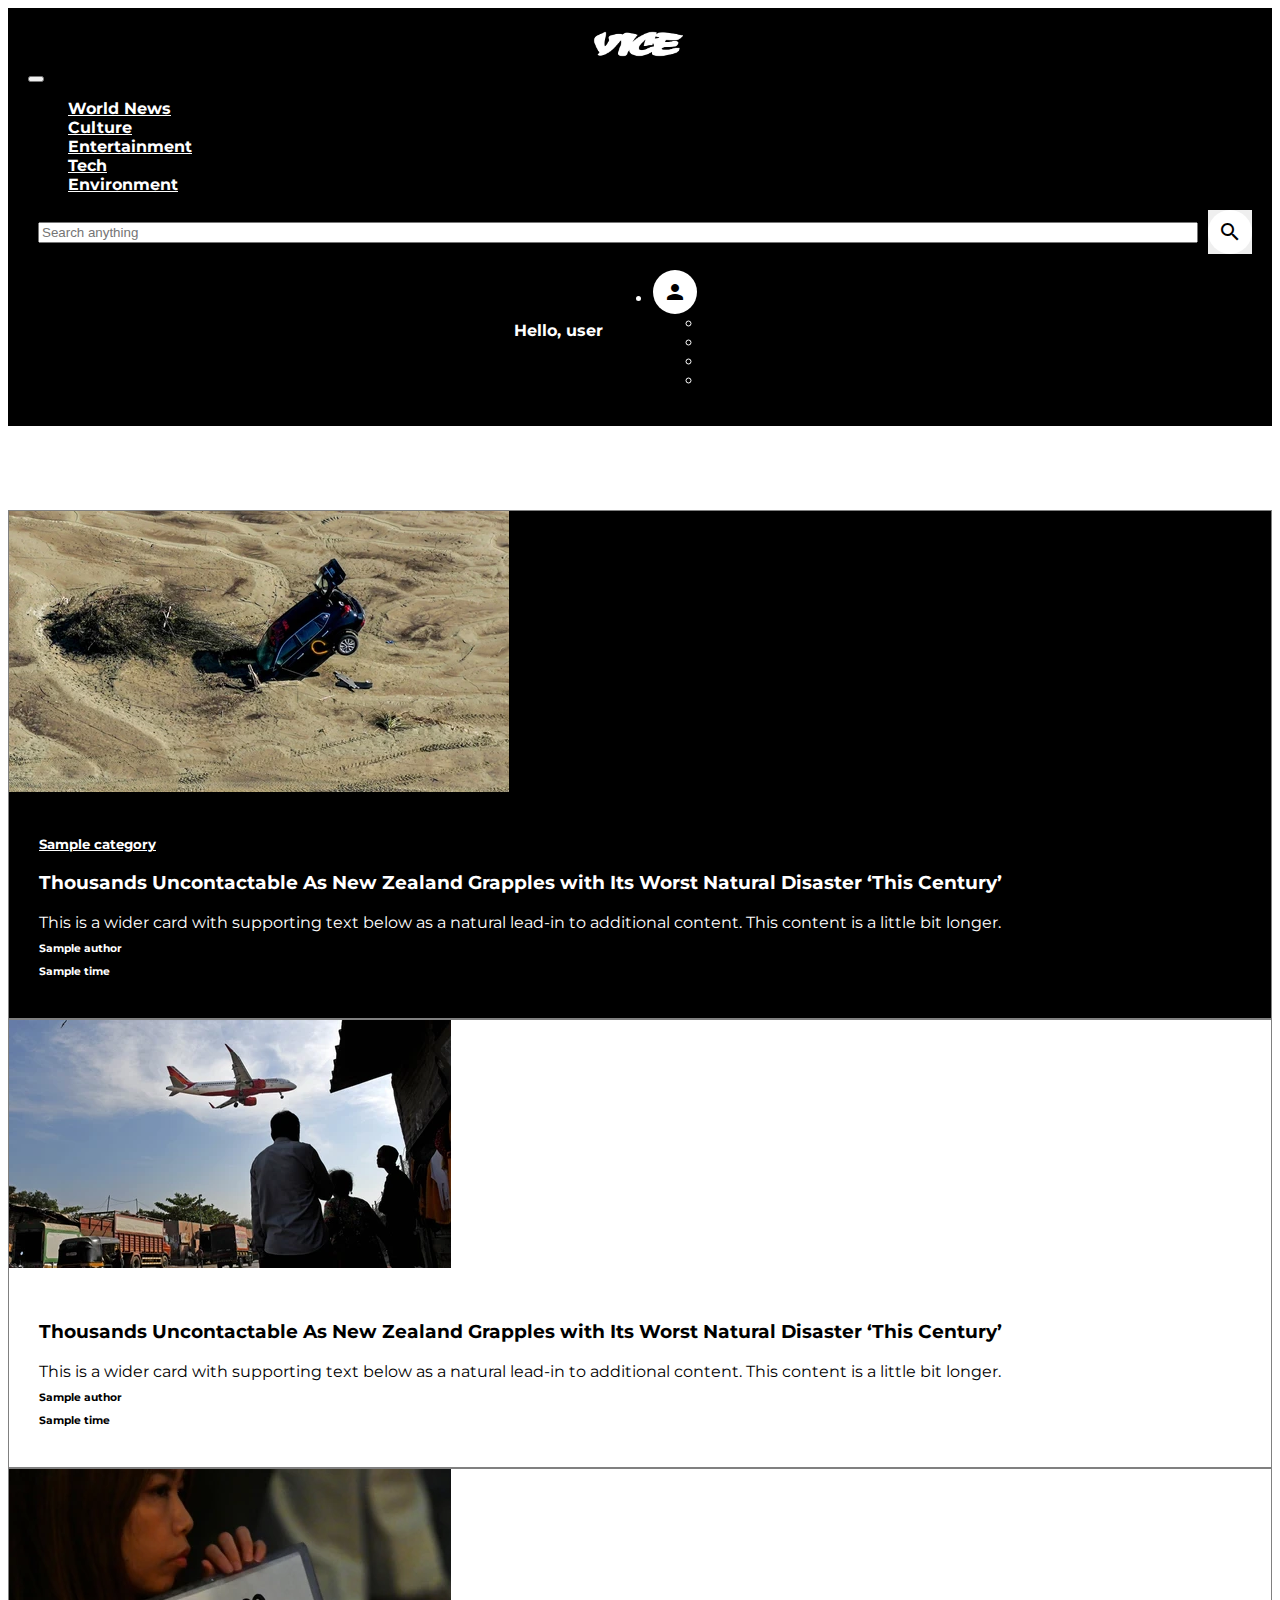
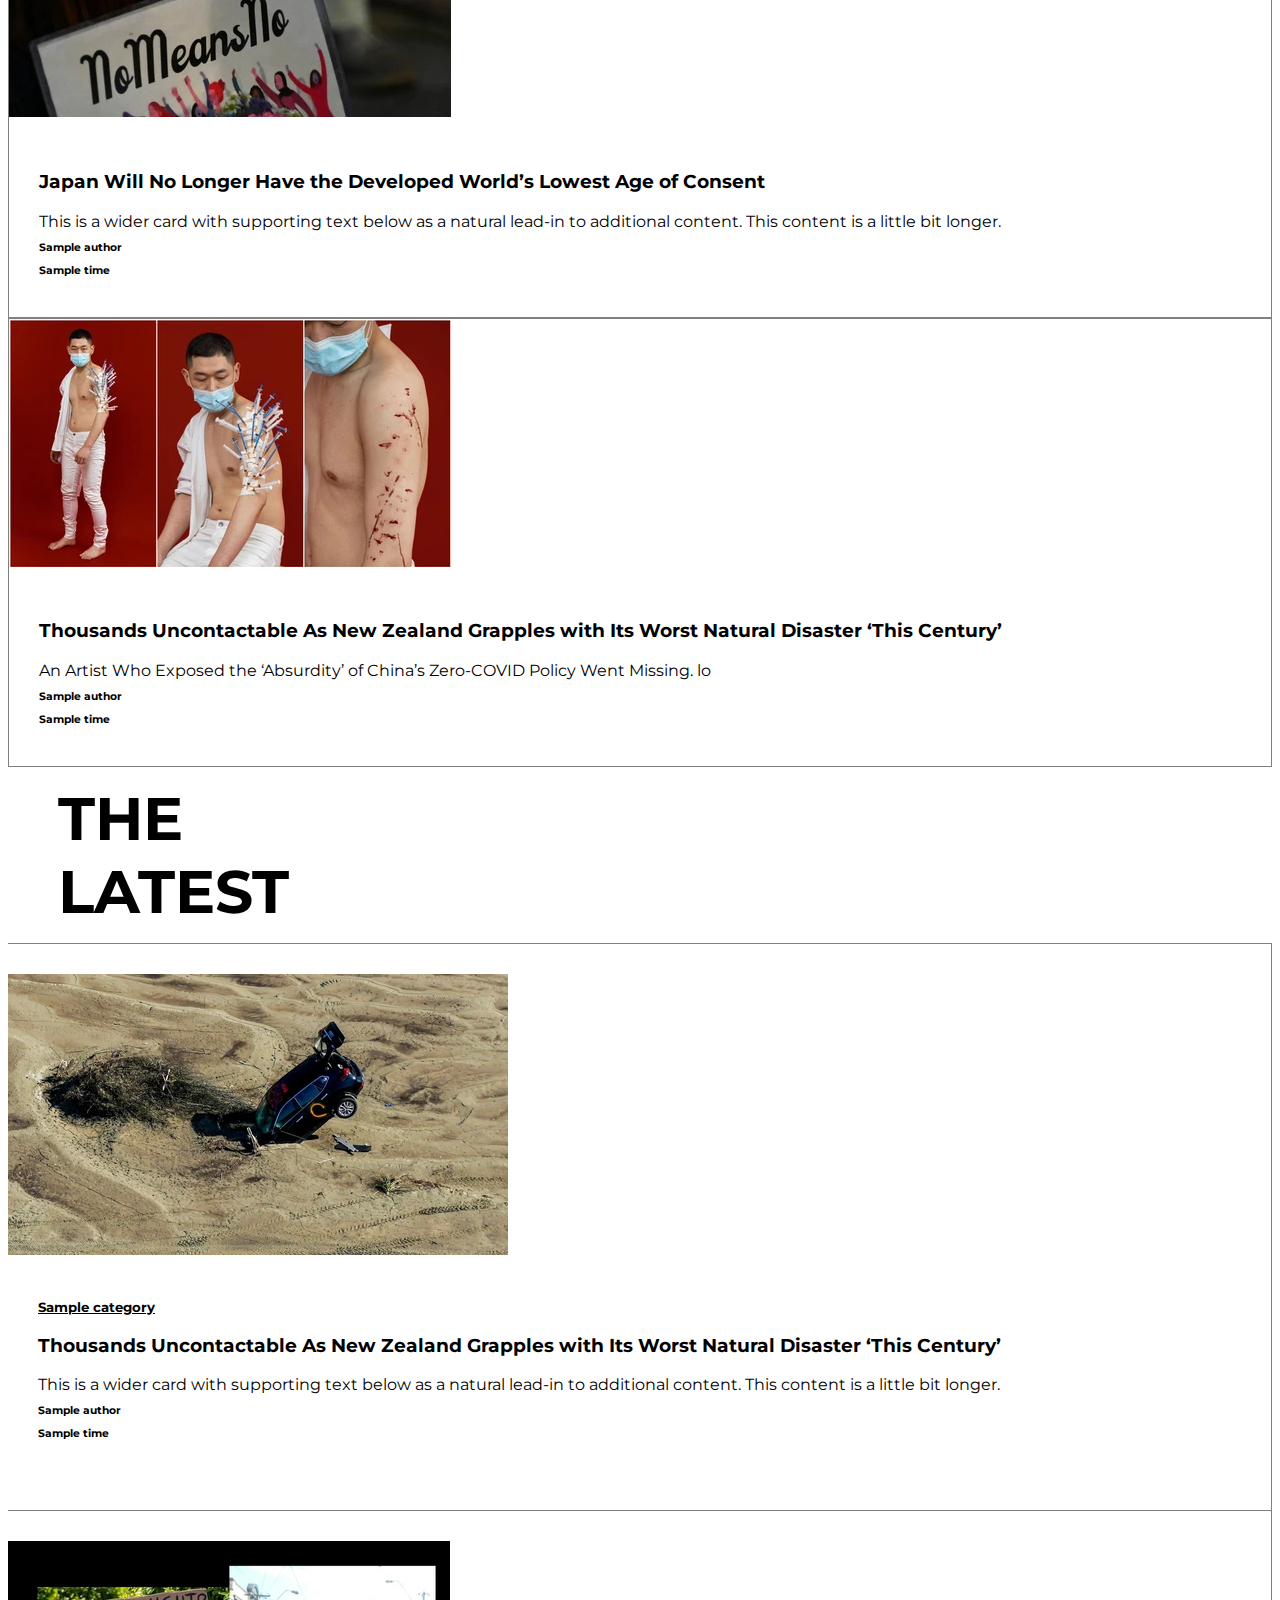
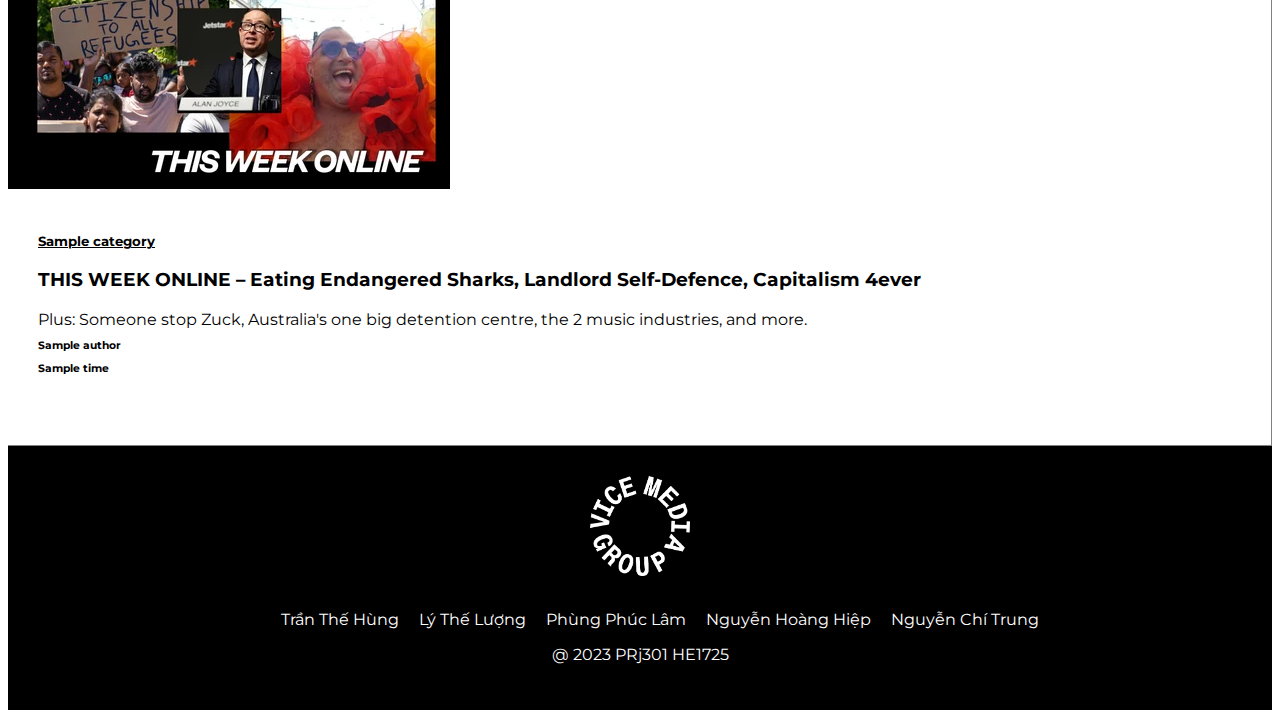
<file: index.html>
<!DOCTYPE html>
<html lang="en">

<head>
    <meta charset="UTF-8">
    <meta http-equiv="X-UA-Compatible" content="IE=edge">
    <meta name="viewport" content="width=device-width, initial-scale=1.0">
    <title>VICE</title>
    <!-- Bootstrap -->
    <link href="https://cdn.jsdelivr.net/npm/bootstrap@5.3.0-alpha1/dist/css/bootstrap.min.css" rel="stylesheet"
        integrity="sha384-GLhlTQ8iRABdZLl6O3oVMWSktQOp6b7In1Zl3/Jr59b6EGGoI1aFkw7cmDA6j6gD" crossorigin="anonymous">
    <!-- Icons -->
    <link rel="stylesheet" href="https://fonts.googleapis.com/icon?family=Material+Icons">
    <!-- CSS -->
    <link rel="stylesheet" href="css/styleGlobal.css">
</head>

<body>
    <!-- NAVBAR -->
    <nav class="navbar navbar-expand-lg fixed-top">
        <div class="container-fluid">
            <!-- NAVBAR -->
            <div class="navbar-logo col-md-1">
                <a class="navbar-brand" href="#">
                    <img style="width: 100px;" src="image/branding/vice logo.png" alt="">
                </a>
            </div>
            <!-- NAVBAR TOOGLER -->
            <button class="navbar-toggler" type="button" data-bs-toggle="collapse" data-bs-target="#navbarNavDropdown"
                aria-controls="navbarNavDropdown" aria-expanded="false" aria-label="Toggle navigation">
                <span class="navbar-toggler-icon"></span>
            </button>
            <!-- NAVBAR CATEGORY -->
            <div class="collapse navbar-collapse col-md-6" id="navbarNavDropdown">
                <ul class="navbar-nav">
                    <div class="nav-item">
                        <a class="nav-link hover-animation-underline" href="">World News</a>
                    </div>
                    <div class="nav-item">
                        <a class="nav-link hover-animation-underline" href="">Culture</a>
                    </div>
                    <div class="nav-item">
                        <a class="nav-link hover-animation-underline" href="">Entertainment</a>
                    </div>
                    <div class="nav-item">
                        <a class="nav-link hover-animation-underline" href="">Tech</a>
                    </div>
                    <div class="nav-item">
                        <a class="nav-link hover-animation-underline" href="">Environment</a>
                    </div>
                </ul>
            </div>
            <!-- NAVBAR SEARCH -->
            <div class="col-md-3 navbar-search">
                <form action="">
                    <input style="width: 100%;" type="text" placeholder="Search anything">
                    <button style="border: 0px;" type="submit" class="rounded-circle nopadding">
                        <i class="material-icons hover-animation-grow">search</i>
                    </button>
                </form>
            </div>

            <!-- NAVBAR PROFILE -->
            <div class="col-md-2 navbar-login navbar-collapse" id="navbarNavDropdown">
                <p class="nopadding">Hello, user</p>
                <ul class="navbar-nav">
                    <li class="nav-item dropdown">
                        <a class="dropdown-toggle" href="#" id="navbarDropdownMenuLink" id="navbar-icon-user"
                            role="button" data-bs-toggle="dropdown" aria-expanded="false">
                            <i class="material-icons hover-animation-grow">person</i>
                        </a>
                        <ul class="dropdown-menu dropdown-menu-end" aria-labelledby="navbarDropdownMenuLink">
                            <!-- cái này thằng nào làm jsp thì phân loại theo kiểu người dùng -->
                            <li><a class="dropdown-item" href="#">Login</a></li>
                            <li><a class="dropdown-item" href>Sign up</a></li>
                            <li><a class="dropdown-item" href>Log out</a></li>
                            <li><a class="dropdown-item" href>Profile</a></li>
                        </ul>
                    </li>
                </ul>
            </div>
        </div>
    </nav>

    <!-- spacer for fixed navbar -->
    <div style="height: 84px;" class="spacer"></div>

    <!-- Hotest News -->
    <!-- 2 row: 1st be full row; 2nd be 3 smaller one -->
    <div class="hotest-news">
        <div class="container-fluid">
            <div style="background-color: black;" class="row card featured-card nopadding">
                <div class="row nopadding">
                    <div class="col-md-8 featured-card-image nopadding">
                        <img class="card-img" src="image/news/New Zealand Grapples.webp" alt="...">
                    </div>
                    <div class="col-md-4 featured-card-content align-self-center nopadding">
                        <div class="card-body">
                            <h5 class="card-subtitle">Sample category</h5>
                            <h3 class="card-title">Thousands Uncontactable As New Zealand Grapples with Its Worst
                                Natural
                                Disaster ‘This Century’</h3>
                            <p class="card-text">This is a wider card with supporting text below as a natural lead-in to
                                additional content. This content is a little bit longer.</p>
                            <h6 class="card-text">Sample author</h6>
                            <h6 class="card-text">Sample time</h6>
                        </div>
                    </div>
                </div>
                <a style="position: absolute; width: 100%; height: 100%;" href="newsInfo.html"></a>
            </div>
            <div class="row card-group nopadding">
                <div class="card">
                    <img src="image/news/airline.webp" class="card-img-top" alt="...">
                    <div class="card-body">
                        <h3 class="card-title">Thousands Uncontactable As New Zealand Grapples with Its Worst Natural
                            Disaster ‘This Century’</h3>
                        <p class="card-text">This is a wider card with supporting text below as a natural lead-in to
                            additional content. This content is a little bit longer.</p>
                        <h6 class="card-text">Sample author</h6>
                        <h6 class="card-text">Sample time</h6>
                    </div>
                </div>
                <div class="card">
                    <img src="image/news/japan.webp" class="card-img-top" alt="...">
                    <div class="card-body">
                        <h3 class="card-title">Japan Will No Longer Have the Developed World’s Lowest Age of Consent
                        </h3>
                        <p class="card-text">This is a wider card with supporting text below as a natural lead-in to
                            additional content. This content is a little bit longer.</p>
                        <h6 class="card-text">Sample author</h6>
                        <h6 class="card-text">Sample time</h6>
                    </div>
                </div>
                <div class="card">
                    <img src="image/news/artist.webp" class="card-img" alt="...">
                    <div class="card-body">
                        <h3 class="card-title">Thousands Uncontactable As New Zealand Grapples with Its Worst Natural
                            Disaster ‘This Century’</h3>
                        <p class="card-text">An Artist Who Exposed the ‘Absurdity’ of China’s Zero-COVID Policy Went
                            Missing. lo</p>
                        <h6 class="card-text">Sample author</h6>
                        <h6 class="card-text">Sample time</h6>
                    </div>
                </div>
            </div>
        </div>
    </div>

    <!-- Title -->
    <div class="latest-title nopadding">
        <h1>THE</h1>
        <h1>LATEST</h1>
    </div>

    <div class="latest-news">
        <div class="container-fluid">
            <div class="row card nopadding">
                <div class="col-md-8 latest-news-body nopadding">
                    <div class="row nopadding">
                        <div class="col-md-6 card-image nopadding">
                            <img class="card-img" src="image/news/New Zealand Grapples.webp" alt="...">
                        </div>
                        <div class="col-md-6 card-content align-self-center nopadding">
                            <div class="card-body">
                                <h5 class="card-subtitle">Sample category</h5>
                                <h3 class="card-title">Thousands Uncontactable As New Zealand Grapples with Its Worst
                                    Natural
                                    Disaster ‘This Century’</h3>
                                <p class="card-text">This is a wider card with supporting text below as a natural
                                    lead-in to
                                    additional content. This content is a little bit longer.</p>
                                <h6 class="card-text">Sample author</h6>
                                <h6 class="card-text">Sample time</h6>
                            </div>
                        </div>
                    </div>
                </div>
                <div class="col-md-4 latest-news-blank nopadding"></div>
            </div>
            <div class="row card nopadding">
                <div class="col-md-8 latest-news-body nopadding">
                    <div class="row nopadding">
                        <div class="col-md-6 card-image nopadding">
                            <img class="card-img" src="image/news/this week online.webp" alt="...">
                        </div>
                        <div class="col-md-6 card-content align-self-center nopadding">
                            <div class="card-body">
                                <h5 class="card-subtitle">Sample category</h5>
                                <h3 class="card-title">THIS WEEK ONLINE – Eating Endangered Sharks, Landlord
                                    Self-Defence, Capitalism 4ever</h3>
                                <p class="card-text">Plus: Someone stop Zuck, Australia's one big detention centre, the
                                    2 music industries, and more.</p>
                                <h6 class="card-text">Sample author</h6>
                                <h6 class="card-text">Sample time</h6>
                            </div>
                        </div>
                    </div>
                </div>
                <div class="col-md-4 latest-news-blank nopadding"></div>
            </div>
        </div>

        <!-- footer -->
        <div class="footer">
            <img class="rotate" style="width: 100px;" src="image/branding/VMG-logo-updated.png" alt="">
            <ul>
                <li>Trần Thế Hùng</li>
                <li>Lý Thế Lượng</li>
                <li>Phùng Phúc Lâm</li>
                <li>Nguyễn Hoàng Hiệp</li>
                <li>Nguyễn Chí Trung</li>
            </ul>
            <p>@ 2023 PRj301 HE1725</p>
        </div>
    </div>

    <!-- Bootstrap script -->
    <script src="https://cdn.jsdelivr.net/npm/bootstrap@5.3.0-alpha1/dist/js/bootstrap.bundle.min.js"
        integrity="sha384-w76AqPfDkMBDXo30jS1Sgez6pr3x5MlQ1ZAGC+nuZB+EYdgRZgiwxhTBTkF7CXvN"
        crossorigin="anonymous"></script>
</body>



</html>
</file>
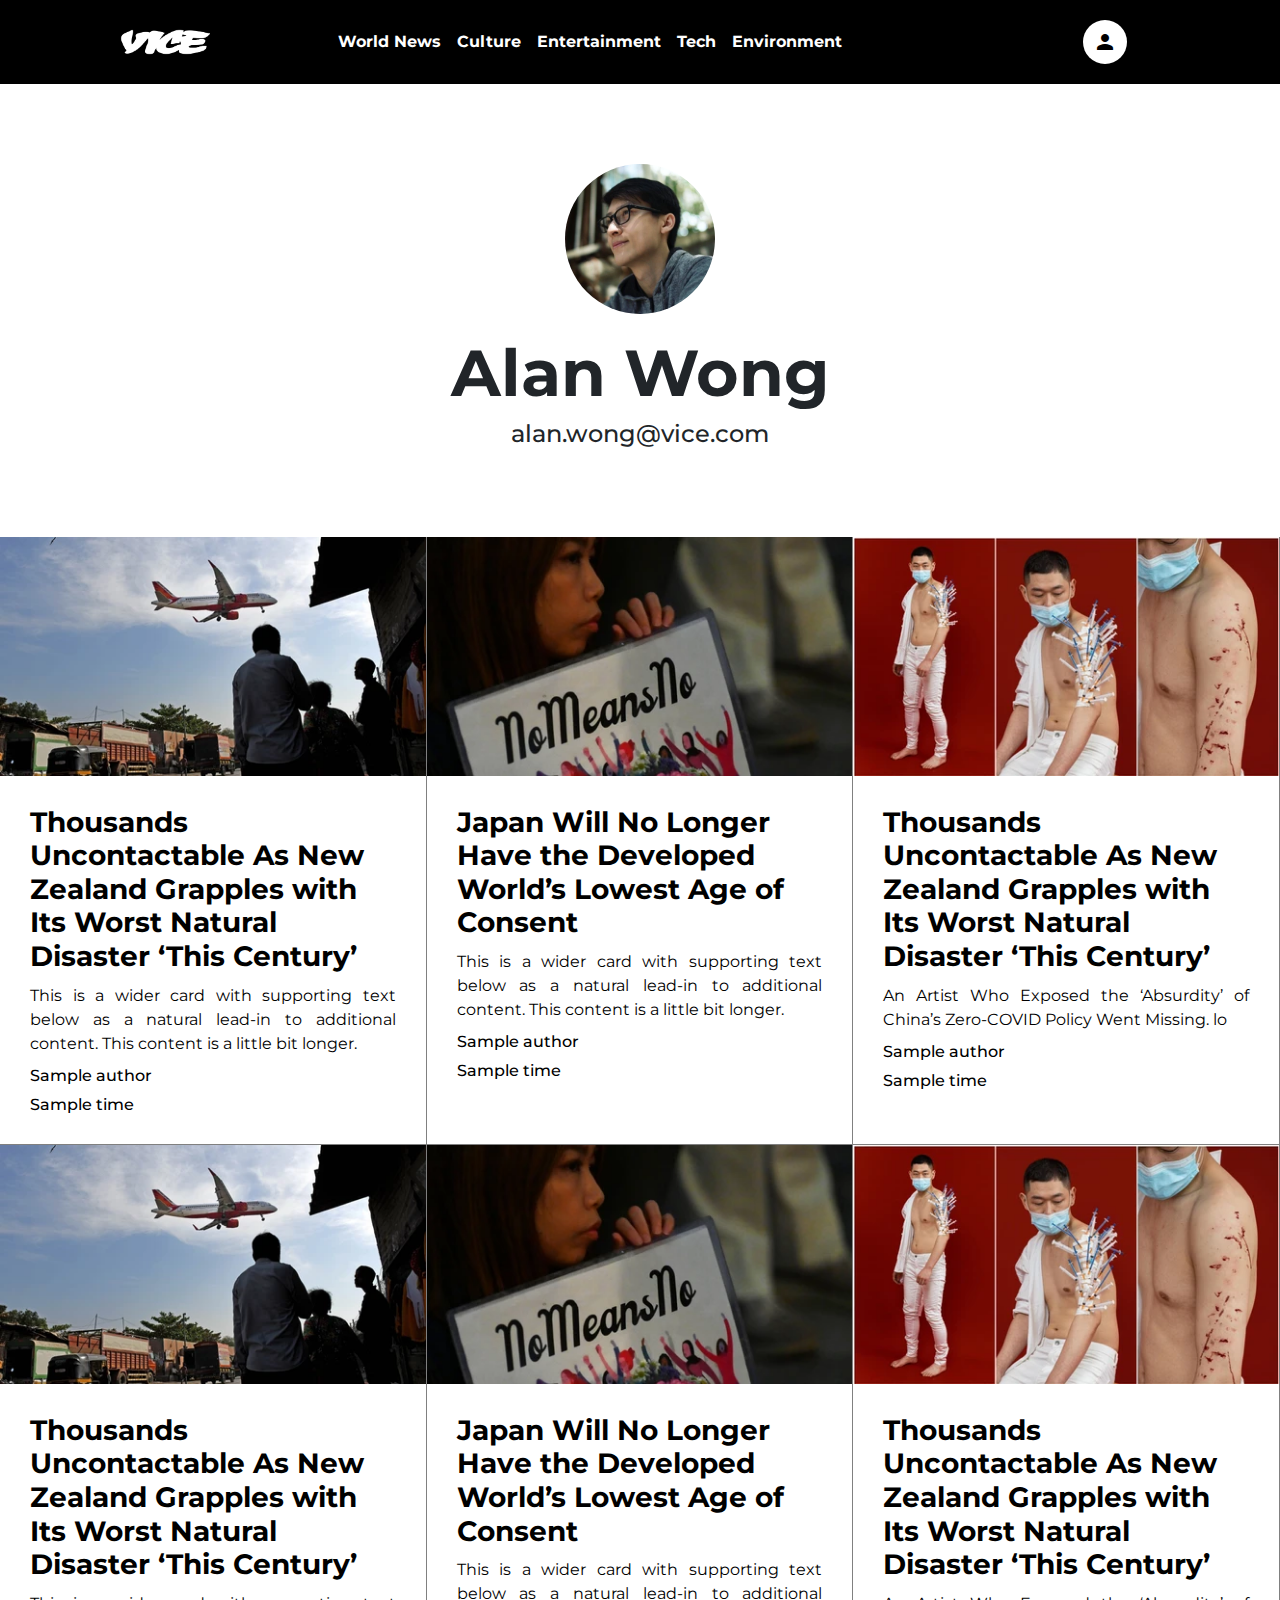
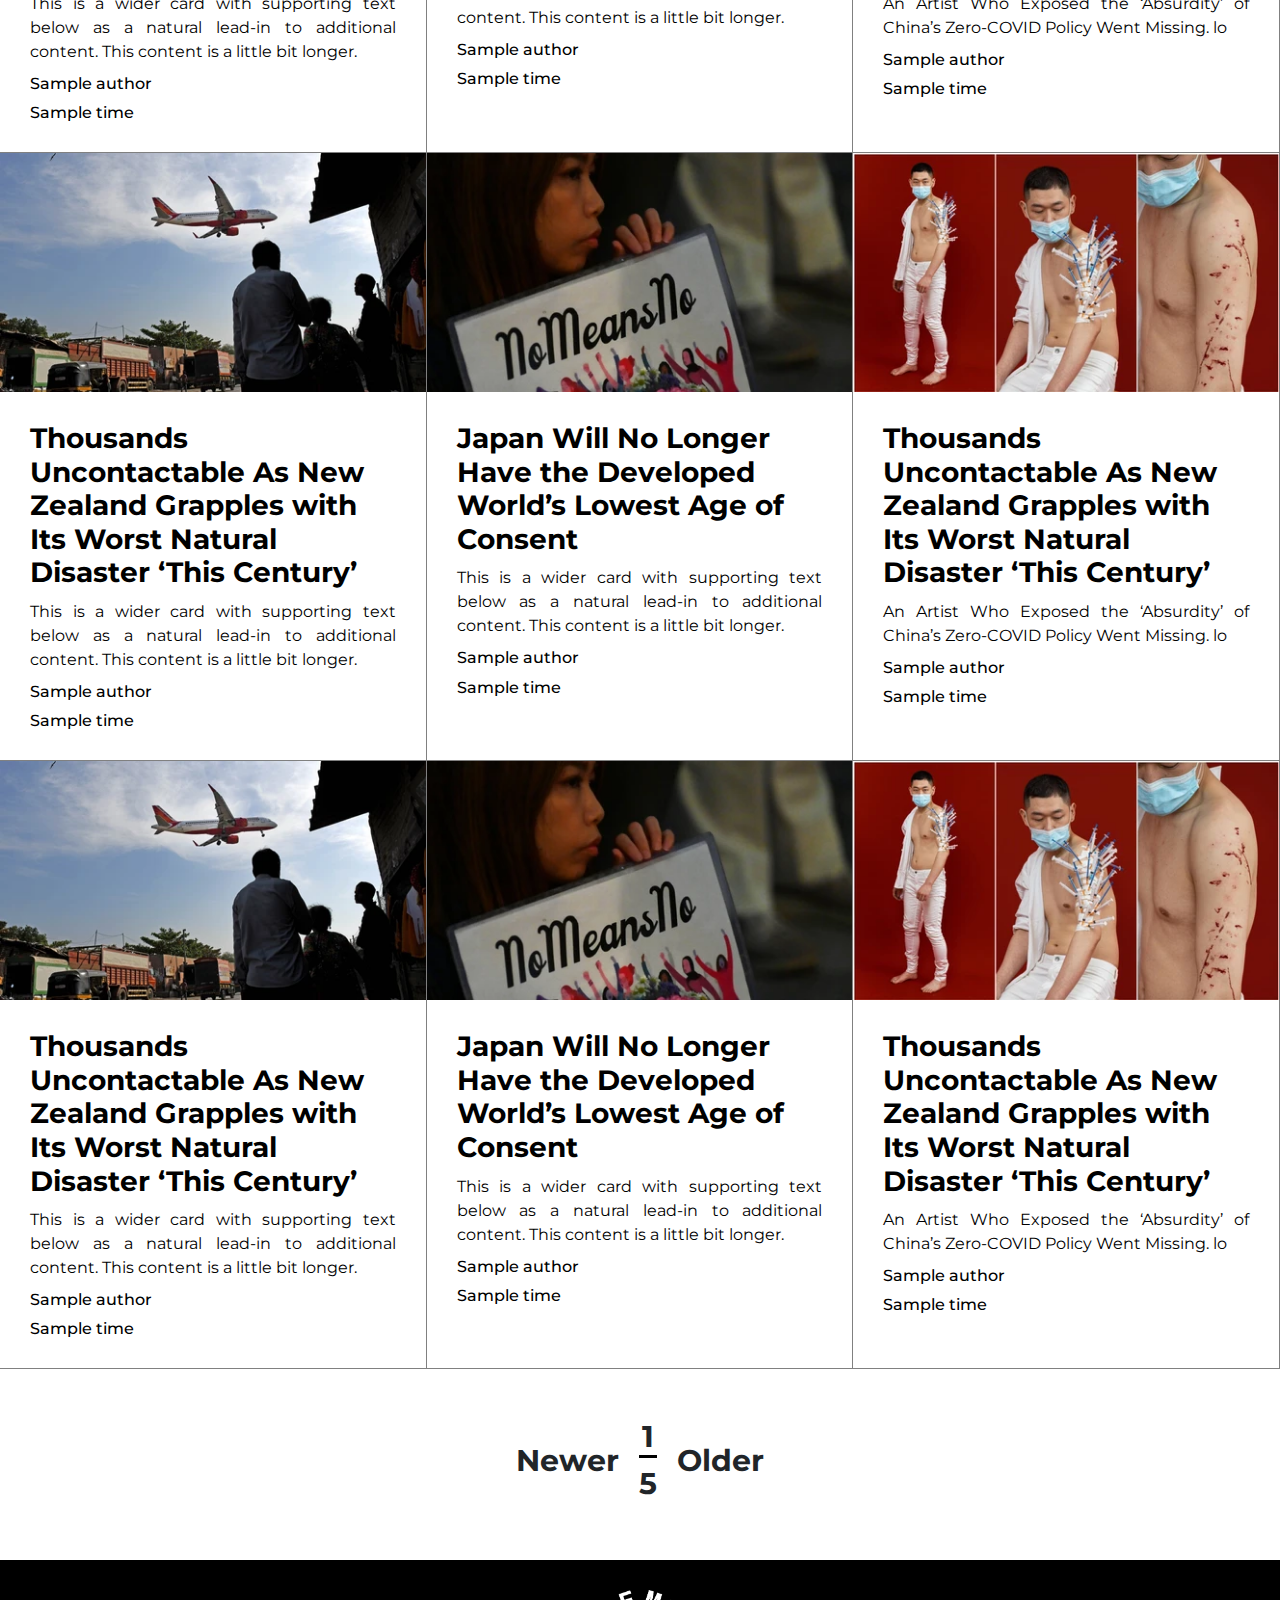
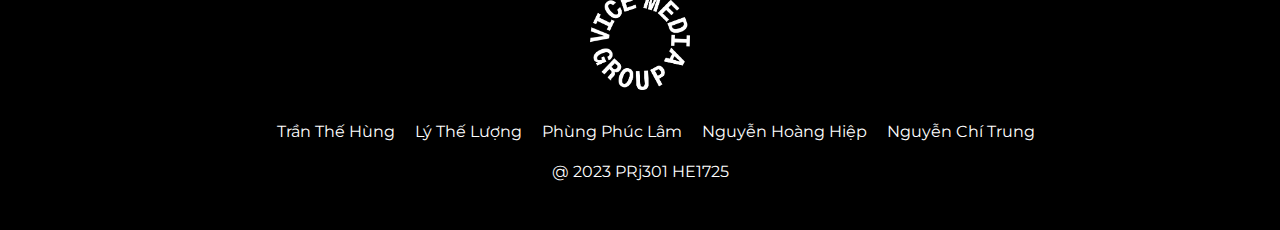
<file: authorInfo.html>
<!DOCTYPE html>
<html lang="en">

<head>
    <meta charset="UTF-8">
    <meta http-equiv="X-UA-Compatible" content="IE=edge">
    <meta name="viewport" content="width=device-width, initial-scale=1.0">
    <title>Category</title>
    <!-- Icons -->
    <link rel="stylesheet" href="https://fonts.googleapis.com/icon?family=Material+Icons">
    <!-- Embed Bootstrap -->
    <link rel="stylesheet" href="bootstrap/css/bootstrap.css">
    <!-- Embed Global CSS -->
    <link rel="stylesheet" href="css/styleGlobal.css">
    <!-- Embed category CSS -->
    <link rel="stylesheet" href="css/styleCategory.css">
    <!-- Embed authorInfo CSS -->
    <link rel="stylesheet" href="css/styleAutherInfo.css">

</head>

<body>
    <!-- NAVBAR -->
    <nav class="navbar navbar-expand-lg fixed-top">
        <div class="container-fluid">
            <!-- NAVBAR -->
            <div class="navbar-logo col-md-3">
                <a class="navbar-brand" href="index.html">
                    <img style="width: 100px;" src="image/branding/vice logo.png" alt="">
                </a>
            </div>
            <!-- NAVBAR TOOGLER -->
            <button class="navbar-toggler" type="button" data-bs-toggle="collapse" data-bs-target="#navbarNavDropdown"
                aria-controls="navbarNavDropdown" aria-expanded="false" aria-label="Toggle navigation">
                <span class="navbar-toggler-icon"></span>
            </button>
            <!-- NAVBAR CATEGORY -->
            <div class="collapse navbar-collapse col-md-6" id="navbarNavDropdown">
                <ul class="navbar-nav">
                    <div class="nav-item">
                        <a class="nav-link hover-animation-underline" href="category.html">World News</a>
                    </div>
                    <div class="nav-item">
                        <a class="nav-link hover-animation-underline" href="">Culture</a>
                    </div>
                    <div class="nav-item">
                        <a class="nav-link hover-animation-underline" href="">Entertainment</a>
                    </div>
                    <div class="nav-item">
                        <a class="nav-link hover-animation-underline" href="">Tech</a>
                    </div>
                    <div class="nav-item">
                        <a class="nav-link hover-animation-underline" href="">Environment</a>
                    </div>
                </ul>
            </div>
            <!-- NAVBAR LOGIN -->
            <div class="navbar-login col-md-3">
                <a href="" id="navbar-icon-user">
                    <i class="material-icons hover-animation-grow">person</i>
                </a>
            </div>
        </div>
    </nav>

    <!-- spacer for fixed navbar -->
    <div style="height: 84px;" class="spacer"></div>

    <!--  -->
    <div class="author-info">
        <div class="author-info-image">
            <img class="rounded-circle" src="image/user/alan wong.webp" alt="">
        </div>
        <div class="author-info-text">
            <h1>Alan Wong</h1>
            <h4>alan.wong@vice.com</h4>
        </div>
    </div>

    <!-- MAIN-CONTENT -->
    <div class="container-fluid">
        <!-- 4 rows of news -->
        <div class="row nopadding">
            <div class="card col-md-4 nopadding">
                <img src="image/news/airline.webp" class="card-img-top" alt="...">
                <div class="card-body">
                    <h3 class="card-title">Thousands Uncontactable As New Zealand Grapples with Its Worst Natural
                        Disaster ‘This Century’</h3>
                    <p class="card-text">This is a wider card with supporting text below as a natural lead-in to
                        additional content. This content is a little bit longer.</p>
                    <h6 class="card-text">Sample author</h6>
                    <h6 class="card-text">Sample time</h6>
                </div>
            </div>
            <div class="card col-md-4 nopadding">
                <img src="image/news/japan.webp" class="card-img-top" alt="...">
                <div class="card-body">
                    <h3 class="card-title">Japan Will No Longer Have the Developed World’s Lowest Age of Consent
                    </h3>
                    <p class="card-text">This is a wider card with supporting text below as a natural lead-in to
                        additional content. This content is a little bit longer.</p>
                    <h6 class="card-text">Sample author</h6>
                    <h6 class="card-text">Sample time</h6>
                </div>
            </div>
            <div class="card col-md-4 nopadding">
                <img src="image/news/artist.webp" class="card-img" alt="...">
                <div class="card-body">
                    <h3 class="card-title">Thousands Uncontactable As New Zealand Grapples with Its Worst Natural
                        Disaster ‘This Century’</h3>
                    <p class="card-text">An Artist Who Exposed the ‘Absurdity’ of China’s Zero-COVID Policy Went
                        Missing. lo</p>
                    <h6 class="card-text">Sample author</h6>
                    <h6 class="card-text">Sample time</h6>
                </div>
            </div>
            <div class="card col-md-4 nopadding">
                <img src="image/news/airline.webp" class="card-img-top" alt="...">
                <div class="card-body">
                    <h3 class="card-title">Thousands Uncontactable As New Zealand Grapples with Its Worst Natural
                        Disaster ‘This Century’</h3>
                    <p class="card-text">This is a wider card with supporting text below as a natural lead-in to
                        additional content. This content is a little bit longer.</p>
                    <h6 class="card-text">Sample author</h6>
                    <h6 class="card-text">Sample time</h6>
                </div>
            </div>
            <div class="card col-md-4 nopadding">
                <img src="image/news/japan.webp" class="card-img-top" alt="...">
                <div class="card-body">
                    <h3 class="card-title">Japan Will No Longer Have the Developed World’s Lowest Age of Consent
                    </h3>
                    <p class="card-text">This is a wider card with supporting text below as a natural lead-in to
                        additional content. This content is a little bit longer.</p>
                    <h6 class="card-text">Sample author</h6>
                    <h6 class="card-text">Sample time</h6>
                </div>
            </div>
            <div class="card col-md-4 nopadding">
                <img src="image/news/artist.webp" class="card-img" alt="...">
                <div class="card-body">
                    <h3 class="card-title">Thousands Uncontactable As New Zealand Grapples with Its Worst Natural
                        Disaster ‘This Century’</h3>
                    <p class="card-text">An Artist Who Exposed the ‘Absurdity’ of China’s Zero-COVID Policy Went
                        Missing. lo</p>
                    <h6 class="card-text">Sample author</h6>
                    <h6 class="card-text">Sample time</h6>
                </div>
            </div>
            <div class="card col-md-4 nopadding">
                <img src="image/news/airline.webp" class="card-img-top" alt="...">
                <div class="card-body">
                    <h3 class="card-title">Thousands Uncontactable As New Zealand Grapples with Its Worst Natural
                        Disaster ‘This Century’</h3>
                    <p class="card-text">This is a wider card with supporting text below as a natural lead-in to
                        additional content. This content is a little bit longer.</p>
                    <h6 class="card-text">Sample author</h6>
                    <h6 class="card-text">Sample time</h6>
                </div>
            </div>
            <div class="card col-md-4 nopadding">
                <img src="image/news/japan.webp" class="card-img-top" alt="...">
                <div class="card-body">
                    <h3 class="card-title">Japan Will No Longer Have the Developed World’s Lowest Age of Consent
                    </h3>
                    <p class="card-text">This is a wider card with supporting text below as a natural lead-in to
                        additional content. This content is a little bit longer.</p>
                    <h6 class="card-text">Sample author</h6>
                    <h6 class="card-text">Sample time</h6>
                </div>
            </div>
            <div class="card col-md-4 nopadding">
                <img src="image/news/artist.webp" class="card-img" alt="...">
                <div class="card-body">
                    <h3 class="card-title">Thousands Uncontactable As New Zealand Grapples with Its Worst Natural
                        Disaster ‘This Century’</h3>
                    <p class="card-text">An Artist Who Exposed the ‘Absurdity’ of China’s Zero-COVID Policy Went
                        Missing. lo</p>
                    <h6 class="card-text">Sample author</h6>
                    <h6 class="card-text">Sample time</h6>
                </div>
            </div>
            <div class="card col-md-4 nopadding">
                <img src="image/news/airline.webp" class="card-img-top" alt="...">
                <div class="card-body">
                    <h3 class="card-title">Thousands Uncontactable As New Zealand Grapples with Its Worst Natural
                        Disaster ‘This Century’</h3>
                    <p class="card-text">This is a wider card with supporting text below as a natural lead-in to
                        additional content. This content is a little bit longer.</p>
                    <h6 class="card-text">Sample author</h6>
                    <h6 class="card-text">Sample time</h6>
                </div>
            </div>
            <div class="card col-md-4 nopadding">
                <img src="image/news/japan.webp" class="card-img-top" alt="...">
                <div class="card-body">
                    <h3 class="card-title">Japan Will No Longer Have the Developed World’s Lowest Age of Consent
                    </h3>
                    <p class="card-text">This is a wider card with supporting text below as a natural lead-in to
                        additional content. This content is a little bit longer.</p>
                    <h6 class="card-text">Sample author</h6>
                    <h6 class="card-text">Sample time</h6>
                </div>
            </div>
            <div class="card col-md-4 nopadding">
                <img src="image/news/artist.webp" class="card-img" alt="...">
                <div class="card-body">
                    <h3 class="card-title">Thousands Uncontactable As New Zealand Grapples with Its Worst Natural
                        Disaster ‘This Century’</h3>
                    <p class="card-text">An Artist Who Exposed the ‘Absurdity’ of China’s Zero-COVID Policy Went
                        Missing. lo</p>
                    <h6 class="card-text">Sample author</h6>
                    <h6 class="card-text">Sample time</h6>
                </div>
            </div>
        </div>
    </div>

    <!-- PAGING NAVIGATOR -->
    <div class="paging-nav">
        <div class="paging-prev">
            <h4>Newer</h4>
        </div>
        <div class="paging-progress">
            <h4>1</h4>
            <h4>5</h4>
        </div>
        <div class="paging-next">
            <h4>Older</h4>
        </div>
    </div>

    <!-- FOOTER -->
    <div class="footer">
        <img class="rotate" style="width: 100px;" src="image/branding/VMG-logo-updated.png" alt="">
        <ul>
            <li>Trần Thế Hùng</li>
            <li>Lý Thế Lượng</li>
            <li>Phùng Phúc Lâm</li>
            <li>Nguyễn Hoàng Hiệp</li>
            <li>Nguyễn Chí Trung</li>
        </ul>
        <p>@ 2023 PRj301 HE1725</p>
    </div>
</body>

</html>
</file>
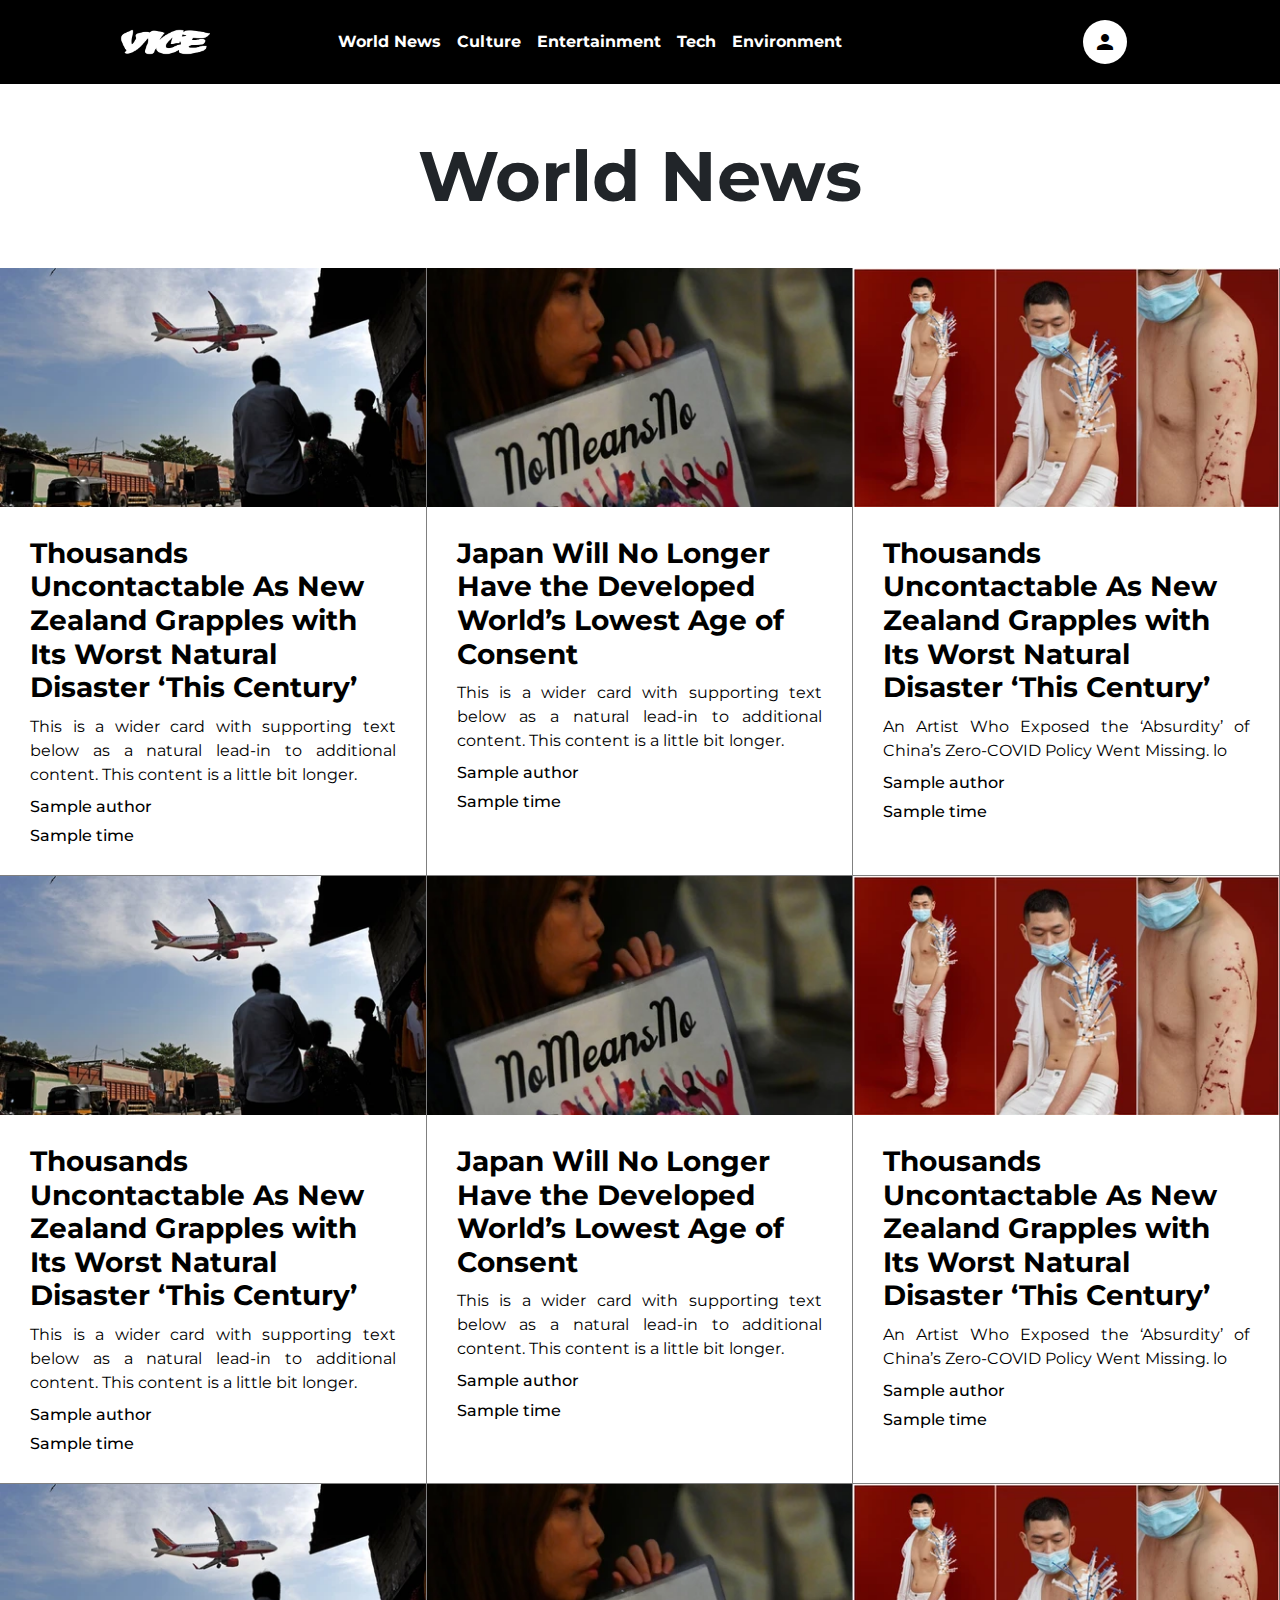
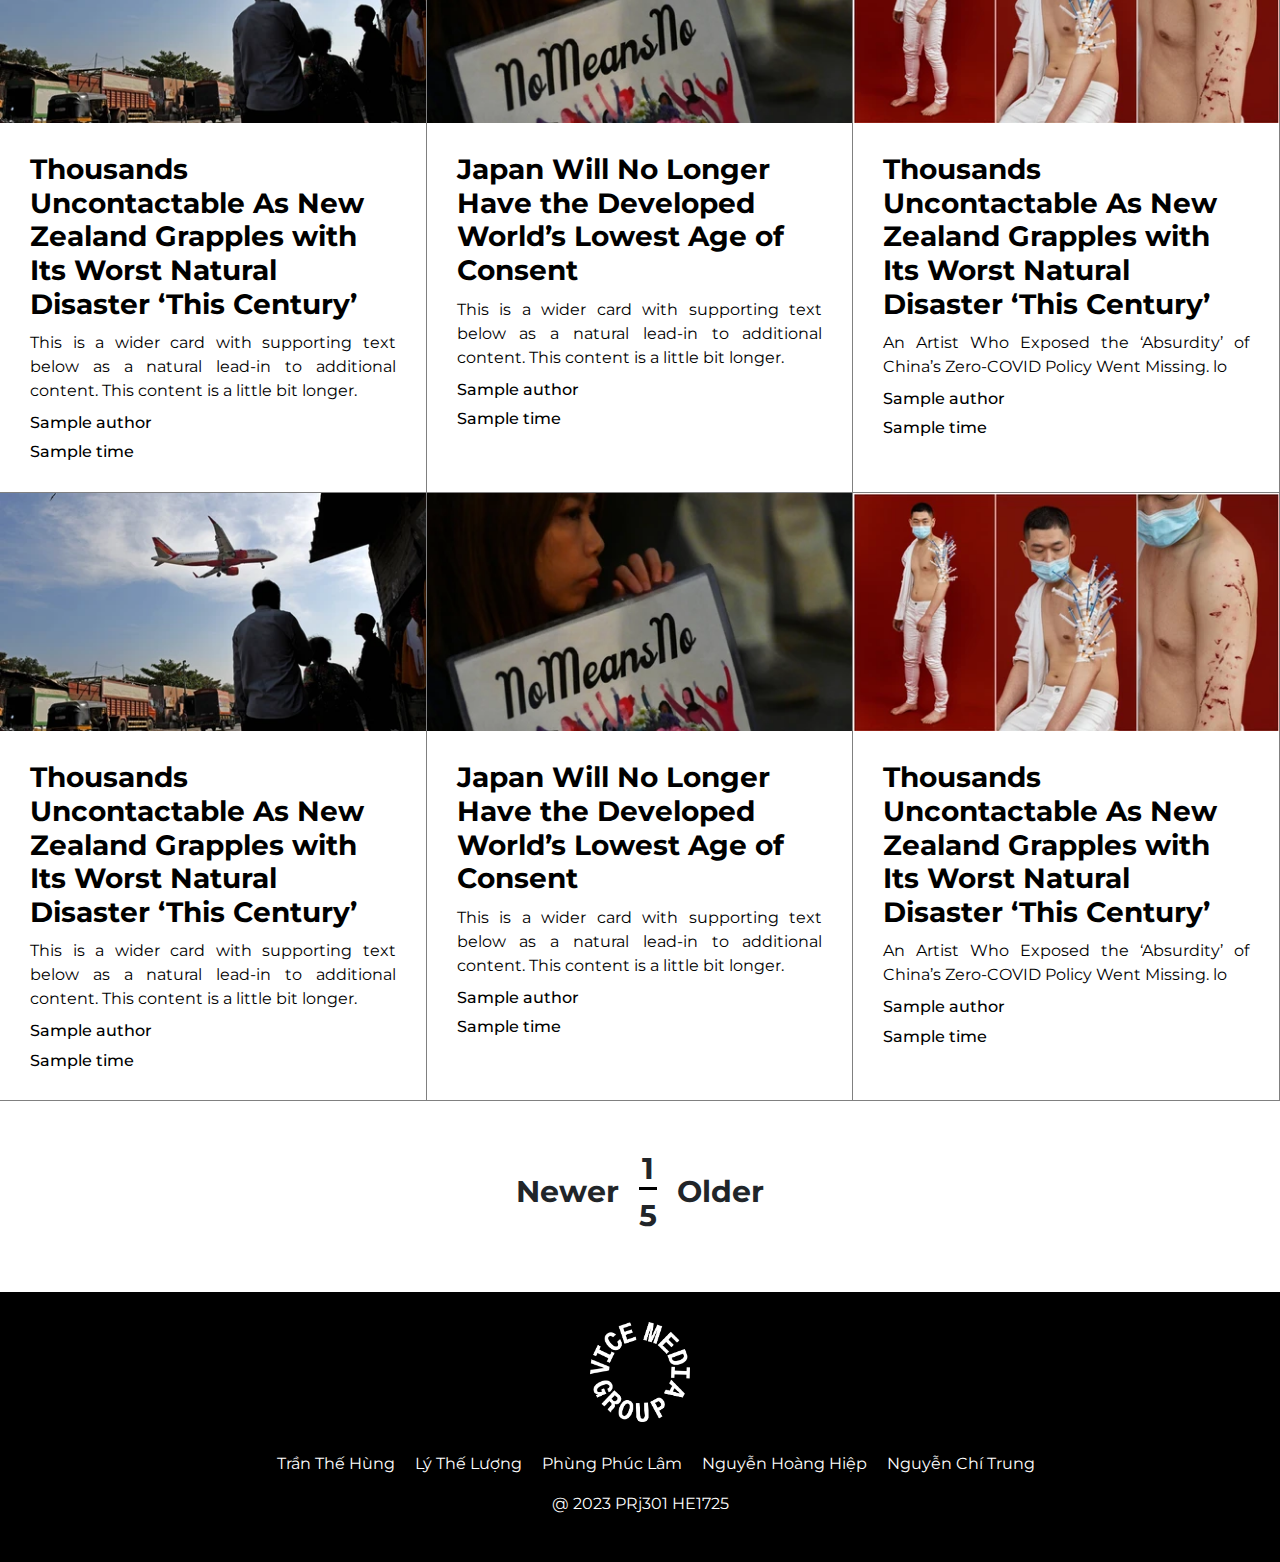
<file: category.html>
<!DOCTYPE html>
<html lang="en">

<head>
    <meta charset="UTF-8">
    <meta http-equiv="X-UA-Compatible" content="IE=edge">
    <meta name="viewport" content="width=device-width, initial-scale=1.0">
    <title>Category</title>
    <!-- Icons -->
    <link rel="stylesheet" href="https://fonts.googleapis.com/icon?family=Material+Icons">
    <!-- Embed Bootstrap -->
    <link rel="stylesheet" href="bootstrap/css/bootstrap.css">
    <!-- Embed Global CSS -->
    <link rel="stylesheet" href="css/styleGlobal.css">
    <!-- Embed category CSS -->
    <link rel="stylesheet" href="css/styleCategory.css">
</head>

<body>
    <!-- NAVBAR -->
    <nav class="navbar navbar-expand-lg fixed-top">
        <div class="container-fluid">
            <!-- NAVBAR -->
            <div class="navbar-logo col-md-3">
                <a class="navbar-brand" href="index.html">
                    <img style="width: 100px;" src="image/branding/vice logo.png" alt="">
                </a>
            </div>
            <!-- NAVBAR TOOGLER -->
            <button class="navbar-toggler" type="button" data-bs-toggle="collapse" data-bs-target="#navbarNavDropdown"
                aria-controls="navbarNavDropdown" aria-expanded="false" aria-label="Toggle navigation">
                <span class="navbar-toggler-icon"></span>
            </button>
            <!-- NAVBAR CATEGORY -->
            <div class="collapse navbar-collapse col-md-6" id="navbarNavDropdown">
                <ul class="navbar-nav">
                    <div class="nav-item">
                        <a class="nav-link hover-animation-underline" href="category.html">World News</a>
                    </div>
                    <div class="nav-item">
                        <a class="nav-link hover-animation-underline" href="">Culture</a>
                    </div>
                    <div class="nav-item">
                        <a class="nav-link hover-animation-underline" href="">Entertainment</a>
                    </div>
                    <div class="nav-item">
                        <a class="nav-link hover-animation-underline" href="">Tech</a>
                    </div>
                    <div class="nav-item">
                        <a class="nav-link hover-animation-underline" href="">Environment</a>
                    </div>
                </ul>
            </div>
            <!-- NAVBAR LOGIN -->
            <div class="navbar-login col-md-3">
                <a href="" id="navbar-icon-user">
                    <i class="material-icons hover-animation-grow">person</i>
                </a>
            </div>
        </div>
    </nav>

    <!-- spacer for fixed navbar -->
    <div style="height: 84px;" class="spacer"></div>

    <!-- HEADING -->
    <div class="heading">
        <h1>World News</h1>
    </div>

    <!-- MAIN-CONTENT -->
    <div class="container-fluid">
        <!-- 4 rows of news -->
        <div class="row nopadding">
            <div class="card col-md-4 nopadding">
                <img src="image/news/airline.webp" class="card-img-top" alt="...">
                <div class="card-body">
                    <h3 class="card-title">Thousands Uncontactable As New Zealand Grapples with Its Worst Natural
                        Disaster ‘This Century’</h3>
                    <p class="card-text">This is a wider card with supporting text below as a natural lead-in to
                        additional content. This content is a little bit longer.</p>
                    <h6 class="card-text">Sample author</h6>
                    <h6 class="card-text">Sample time</h6>
                </div>
            </div>
            <div class="card col-md-4 nopadding">
                <img src="image/news/japan.webp" class="card-img-top" alt="...">
                <div class="card-body">
                    <h3 class="card-title">Japan Will No Longer Have the Developed World’s Lowest Age of Consent
                    </h3>
                    <p class="card-text">This is a wider card with supporting text below as a natural lead-in to
                        additional content. This content is a little bit longer.</p>
                    <h6 class="card-text">Sample author</h6>
                    <h6 class="card-text">Sample time</h6>
                </div>
            </div>
            <div class="card col-md-4 nopadding">
                <img src="image/news/artist.webp" class="card-img" alt="...">
                <div class="card-body">
                    <h3 class="card-title">Thousands Uncontactable As New Zealand Grapples with Its Worst Natural
                        Disaster ‘This Century’</h3>
                    <p class="card-text">An Artist Who Exposed the ‘Absurdity’ of China’s Zero-COVID Policy Went
                        Missing. lo</p>
                    <h6 class="card-text">Sample author</h6>
                    <h6 class="card-text">Sample time</h6>
                </div>
            </div>
            <div class="card col-md-4 nopadding">
                <img src="image/news/airline.webp" class="card-img-top" alt="...">
                <div class="card-body">
                    <h3 class="card-title">Thousands Uncontactable As New Zealand Grapples with Its Worst Natural
                        Disaster ‘This Century’</h3>
                    <p class="card-text">This is a wider card with supporting text below as a natural lead-in to
                        additional content. This content is a little bit longer.</p>
                    <h6 class="card-text">Sample author</h6>
                    <h6 class="card-text">Sample time</h6>
                </div>
            </div>
            <div class="card col-md-4 nopadding">
                <img src="image/news/japan.webp" class="card-img-top" alt="...">
                <div class="card-body">
                    <h3 class="card-title">Japan Will No Longer Have the Developed World’s Lowest Age of Consent
                    </h3>
                    <p class="card-text">This is a wider card with supporting text below as a natural lead-in to
                        additional content. This content is a little bit longer.</p>
                    <h6 class="card-text">Sample author</h6>
                    <h6 class="card-text">Sample time</h6>
                </div>
            </div>
            <div class="card col-md-4 nopadding">
                <img src="image/news/artist.webp" class="card-img" alt="...">
                <div class="card-body">
                    <h3 class="card-title">Thousands Uncontactable As New Zealand Grapples with Its Worst Natural
                        Disaster ‘This Century’</h3>
                    <p class="card-text">An Artist Who Exposed the ‘Absurdity’ of China’s Zero-COVID Policy Went
                        Missing. lo</p>
                    <h6 class="card-text">Sample author</h6>
                    <h6 class="card-text">Sample time</h6>
                </div>
            </div>
            <div class="card col-md-4 nopadding">
                <img src="image/news/airline.webp" class="card-img-top" alt="...">
                <div class="card-body">
                    <h3 class="card-title">Thousands Uncontactable As New Zealand Grapples with Its Worst Natural
                        Disaster ‘This Century’</h3>
                    <p class="card-text">This is a wider card with supporting text below as a natural lead-in to
                        additional content. This content is a little bit longer.</p>
                    <h6 class="card-text">Sample author</h6>
                    <h6 class="card-text">Sample time</h6>
                </div>
            </div>
            <div class="card col-md-4 nopadding">
                <img src="image/news/japan.webp" class="card-img-top" alt="...">
                <div class="card-body">
                    <h3 class="card-title">Japan Will No Longer Have the Developed World’s Lowest Age of Consent
                    </h3>
                    <p class="card-text">This is a wider card with supporting text below as a natural lead-in to
                        additional content. This content is a little bit longer.</p>
                    <h6 class="card-text">Sample author</h6>
                    <h6 class="card-text">Sample time</h6>
                </div>
            </div>
            <div class="card col-md-4 nopadding">
                <img src="image/news/artist.webp" class="card-img" alt="...">
                <div class="card-body">
                    <h3 class="card-title">Thousands Uncontactable As New Zealand Grapples with Its Worst Natural
                        Disaster ‘This Century’</h3>
                    <p class="card-text">An Artist Who Exposed the ‘Absurdity’ of China’s Zero-COVID Policy Went
                        Missing. lo</p>
                    <h6 class="card-text">Sample author</h6>
                    <h6 class="card-text">Sample time</h6>
                </div>
            </div>
            <div class="card col-md-4 nopadding">
                <img src="image/news/airline.webp" class="card-img-top" alt="...">
                <div class="card-body">
                    <h3 class="card-title">Thousands Uncontactable As New Zealand Grapples with Its Worst Natural
                        Disaster ‘This Century’</h3>
                    <p class="card-text">This is a wider card with supporting text below as a natural lead-in to
                        additional content. This content is a little bit longer.</p>
                    <h6 class="card-text">Sample author</h6>
                    <h6 class="card-text">Sample time</h6>
                </div>
            </div>
            <div class="card col-md-4 nopadding">
                <img src="image/news/japan.webp" class="card-img-top" alt="...">
                <div class="card-body">
                    <h3 class="card-title">Japan Will No Longer Have the Developed World’s Lowest Age of Consent
                    </h3>
                    <p class="card-text">This is a wider card with supporting text below as a natural lead-in to
                        additional content. This content is a little bit longer.</p>
                    <h6 class="card-text">Sample author</h6>
                    <h6 class="card-text">Sample time</h6>
                </div>
            </div>
            <div class="card col-md-4 nopadding">
                <img src="image/news/artist.webp" class="card-img" alt="...">
                <div class="card-body">
                    <h3 class="card-title">Thousands Uncontactable As New Zealand Grapples with Its Worst Natural
                        Disaster ‘This Century’</h3>
                    <p class="card-text">An Artist Who Exposed the ‘Absurdity’ of China’s Zero-COVID Policy Went
                        Missing. lo</p>
                    <h6 class="card-text">Sample author</h6>
                    <h6 class="card-text">Sample time</h6>
                </div>
            </div>
        </div>
    </div>

    <!-- PAGING NAVIGATOR -->
    <div class="paging-nav">
        <div class="paging-prev">
            <h4>Newer</h4>
        </div>
        <div class="paging-progress">
            <h4>1</h4>
            <h4>5</h4>
        </div>
        <div class="paging-next">
            <h4>Older</h4>
        </div>
    </div>

    <!-- FOOTER -->
    <div class="footer">
        <img class="rotate" style="width: 100px;" src="image/branding/VMG-logo-updated.png" alt="">
        <ul>
            <li>Trần Thế Hùng</li>
            <li>Lý Thế Lượng</li>
            <li>Phùng Phúc Lâm</li>
            <li>Nguyễn Hoàng Hiệp</li>
            <li>Nguyễn Chí Trung</li>
        </ul>
        <p>@ 2023 PRj301 HE1725</p>
    </div>
</body>

</html>
</file>
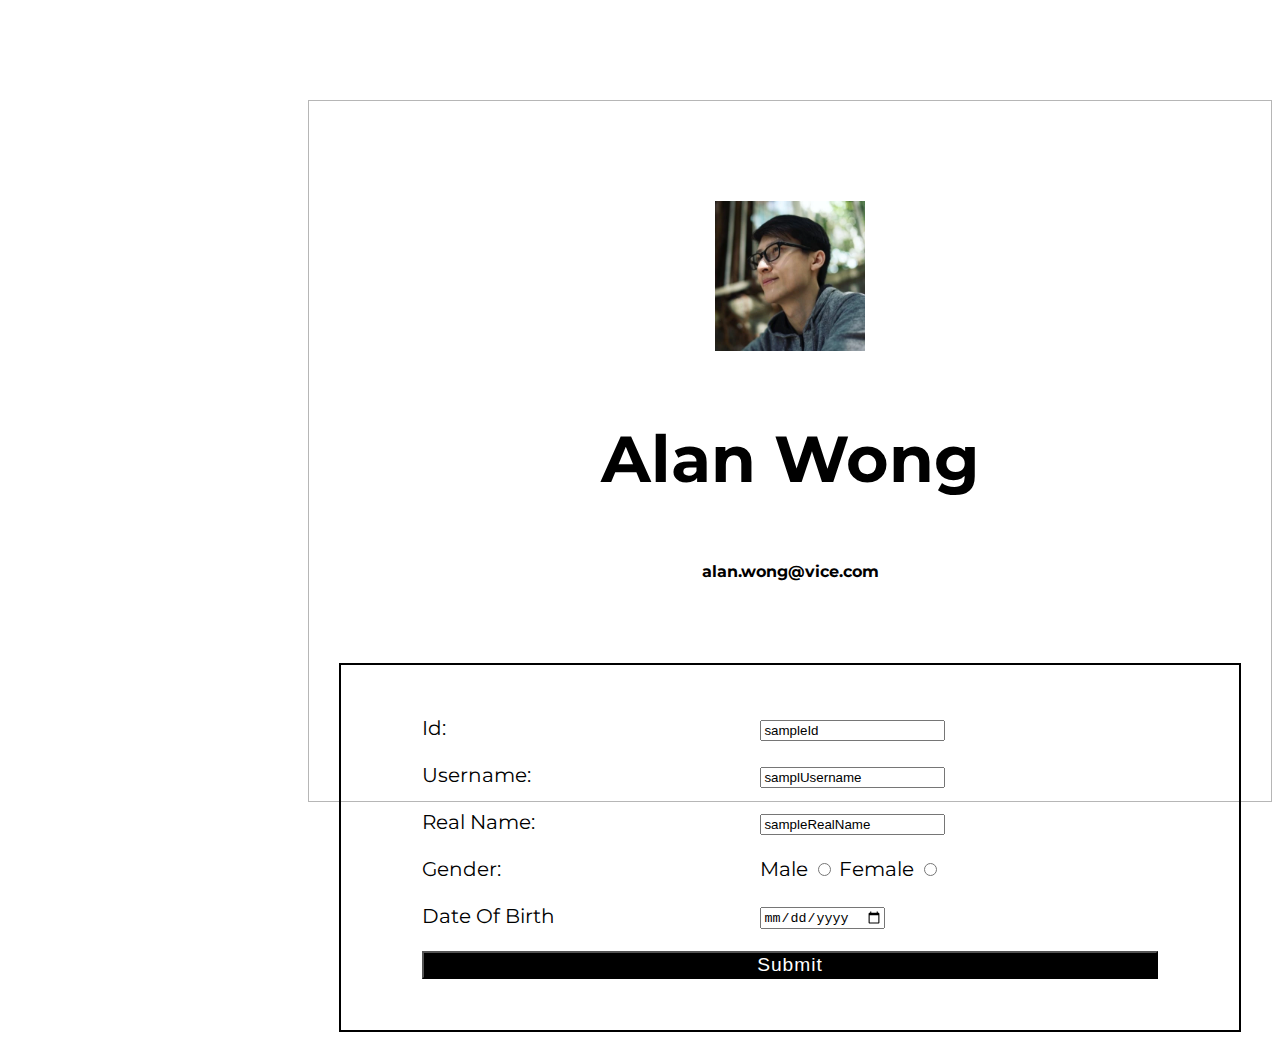
<file: editUserInfo.html>
<!DOCTYPE html>
<html lang="en">

<head>
    <meta charset="UTF-8">
    <meta http-equiv="X-UA-Compatible" content="IE=edge">
    <meta name="viewport" content="width=device-width, initial-scale=1.0">
    <title>Edit Info</title>
    <!-- Bootstrap -->
    <link href="https://cdn.jsdelivr.net/npm/bootstrap@5.3.0-alpha1/dist/css/bootstrap.min.css" rel="stylesheet"
        integrity="sha384-GLhlTQ8iRABdZLl6O3oVMWSktQOp6b7In1Zl3/Jr59b6EGGoI1aFkw7cmDA6j6gD" crossorigin="anonymous">
    <!-- Icons -->
    <link rel="stylesheet" href="https://fonts.googleapis.com/icon?family=Material+Icons">
    <!-- Global CSS -->
    <link rel="stylesheet" href="css/styleGlobal.css">
    <!-- Embed userInfo CSS -->
    <link rel="stylesheet" href="css/styleUserInfo.css">
    <!-- Embed editUserInfo  CSS-->
    <link rel="stylesheet" href="css/styleEditUserInfo.css">
</head>

<body>
    <form action="">
        <div class="container">
            <div class="row nopadding">
                <div class="col-md-6 user-info-main">
                    <div class="user-info-main-image">
                        <img class="rounded-circle" src="image/user/alan wong.webp" alt="">
                    </div>
                    <div class="user-info-main-text">
                        <h1 id="h1-content">Alan Wong</h1>
                        <h4>alan.wong@vice.com</h4>
                    </div>
                </div>
                <div class="col-md-6 user-info-detail">
                    <div class="user-info-detail-body">
                        <table>
                            <tr>
                                <td>Id:</td>
                                <td><input type="text" value="sampleId" readonly><br></td>
                            </tr>
                            <tr>
                                <td>Username:</td>
                                <td><input type="text" value="samplUsername" readonly><br></td>
                            </tr>
                            <tr>
                                <td>Real Name:</td>
                                <td><input id="input-realname" oninput="changeH1Content()" type="text"
                                        value="sampleRealName"></td>
                            </tr>
                            <tr>
                                <td>Gender:</td>
                                <td>
                                    Male <input type="radio" name="gender" value="male" id="gender-male">
                                    Female <input type="radio" name="gender" value="female" id="gender-female">
                                </td>
                            </tr>
                            <tr>
                                <td>Date Of Birth</td>
                                <td><input type="date" value="sampleDob"><br></td>
                            </tr>
                            <tr>
                                <td colspan="2">
                                    <input type="submit" class="button" value="Submit">
                                </td>
                            </tr>
                        </table>
                    </div>
                </div>
            </div>
        </div>
    </form>

    <script>
        function changeH1Content() {
            const inputText = document.getElementById('input-realname').value;
            const h1Content = document.getElementById('h1-content');
            h1Content.innerHTML = inputText;
        }
    </script>
</body>

</html>
</file>
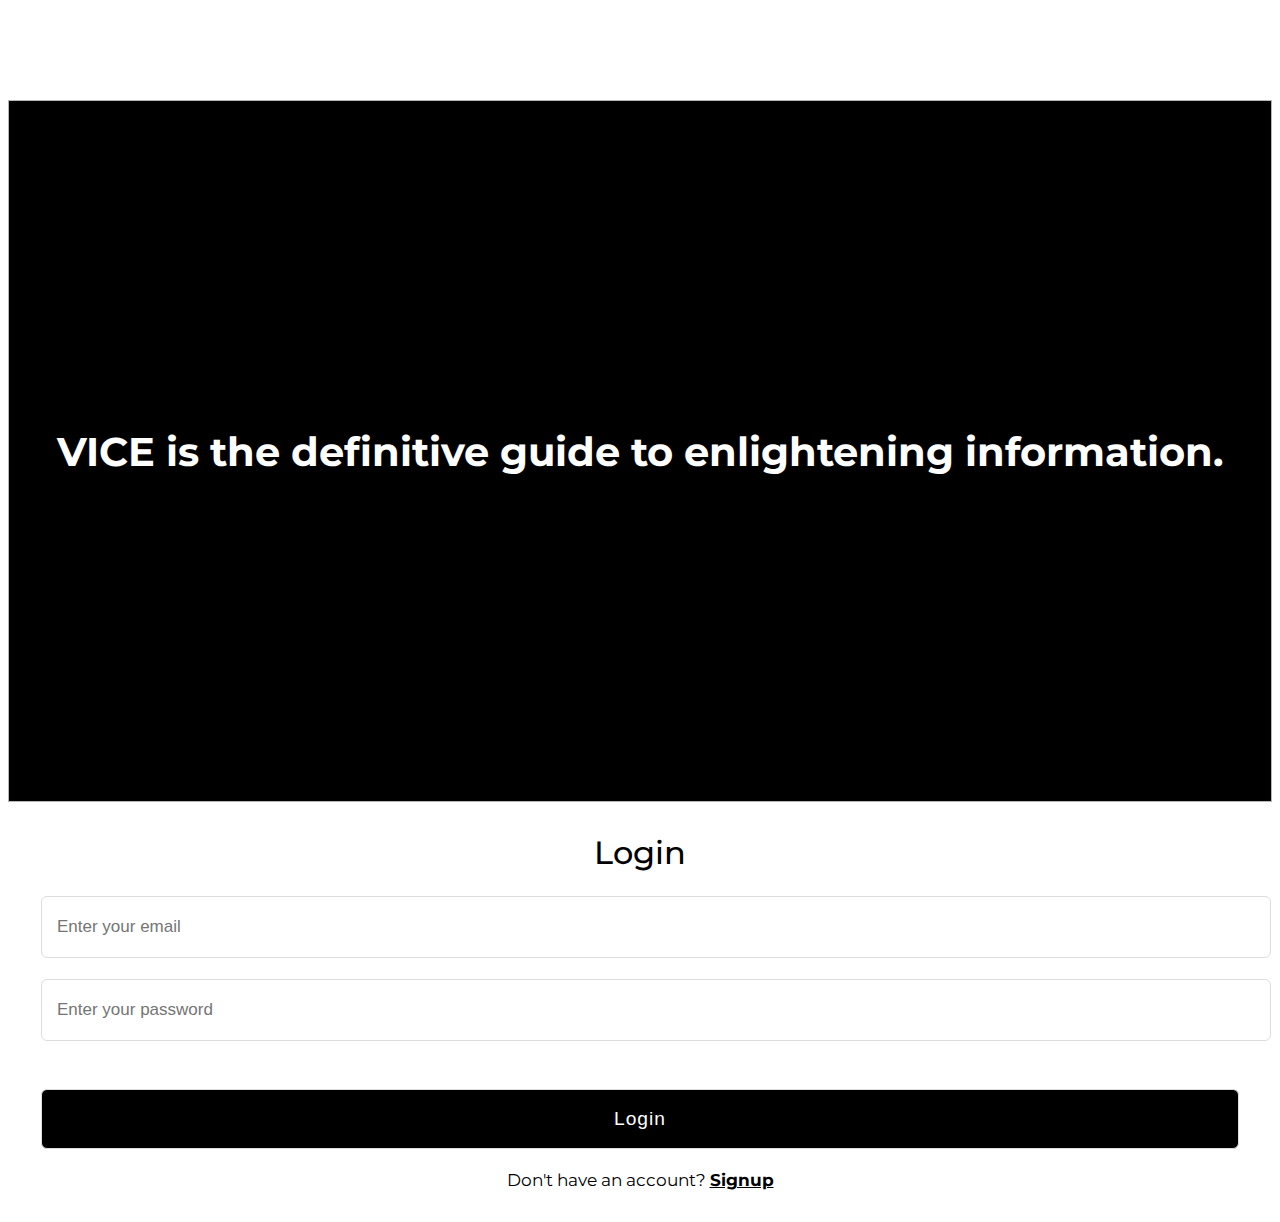
<file: login.html>
<!DOCTYPE html>
<html lang="en">

<head>
    <meta charset="UTF-8">
    <meta http-equiv="X-UA-Compatible" content="IE=edge">
    <meta name="viewport" content="width=device-width, initial-scale=1.0">
    <title>Login</title>
    <!-- Bootstrap -->
    <link href="https://cdn.jsdelivr.net/npm/bootstrap@5.3.0-alpha1/dist/css/bootstrap.min.css" rel="stylesheet"
        integrity="sha384-GLhlTQ8iRABdZLl6O3oVMWSktQOp6b7In1Zl3/Jr59b6EGGoI1aFkw7cmDA6j6gD" crossorigin="anonymous">
    <!-- Icons -->
    <link rel="stylesheet" href="https://fonts.googleapis.com/icon?family=Material+Icons">
    <!-- Global CSS -->
    <link rel="stylesheet" href="css/styleGlobal.css">
    <!-- Login CSS -->
    <link rel="stylesheet" href="css/styleLogin.css">
</head>

<body>
    <div class="container">
        <div class="row nopadding login-body">
            <div class="col-md-8 nopadding">
                <div class="login-quote">
                    <h1>VICE is the definitive guide to enlightening information.</h1>
                </div>
            </div>
            <div class="col-md-4 login-content">
                <input type="checkbox" id="check">
                <div class="login form">
                    <header>Login</header>
                    <form action="#">
                        <input type="text" placeholder="Enter your email">
                        <input type="password" placeholder="Enter your password">
                        <input type="submit" class="button" value="Login">
                    </form>
                    <div class="signup">
                        <span class="signup">Don't have an account?
                            <label for="check">Signup</label>
                        </span>
                    </div>
                </div>
                <div class="registration form">
                    <header>Signup</header>
                    <form action="#">
                        <input type="text" name="username" placeholder="Username">
                        <input type="text" name="realname" placeholder="Real name">
                        <input type="date" name="dob" placeholder="dd/mm/yyy">
                        <div class="signup-gender">
                            <label for="gender">Gender</label>
                            Male<input type="radio" name="gender" value="male" id="gender-male">
                            Female<input type="radio" name="gender" value="female" id="gender-female">
                        </div>
                        <input type="password" name="password" placeholder="Password">
                        <input type="submit" class="button" value="Sign up">
                    </form>
                    <div class="signup">
                        <span class="signup">Already have an account?
                            <label for="check">Login</label>
                        </span>
                    </div>
                </div>
            </div>
        </div>
    </div>
</body>

</html>
</file>
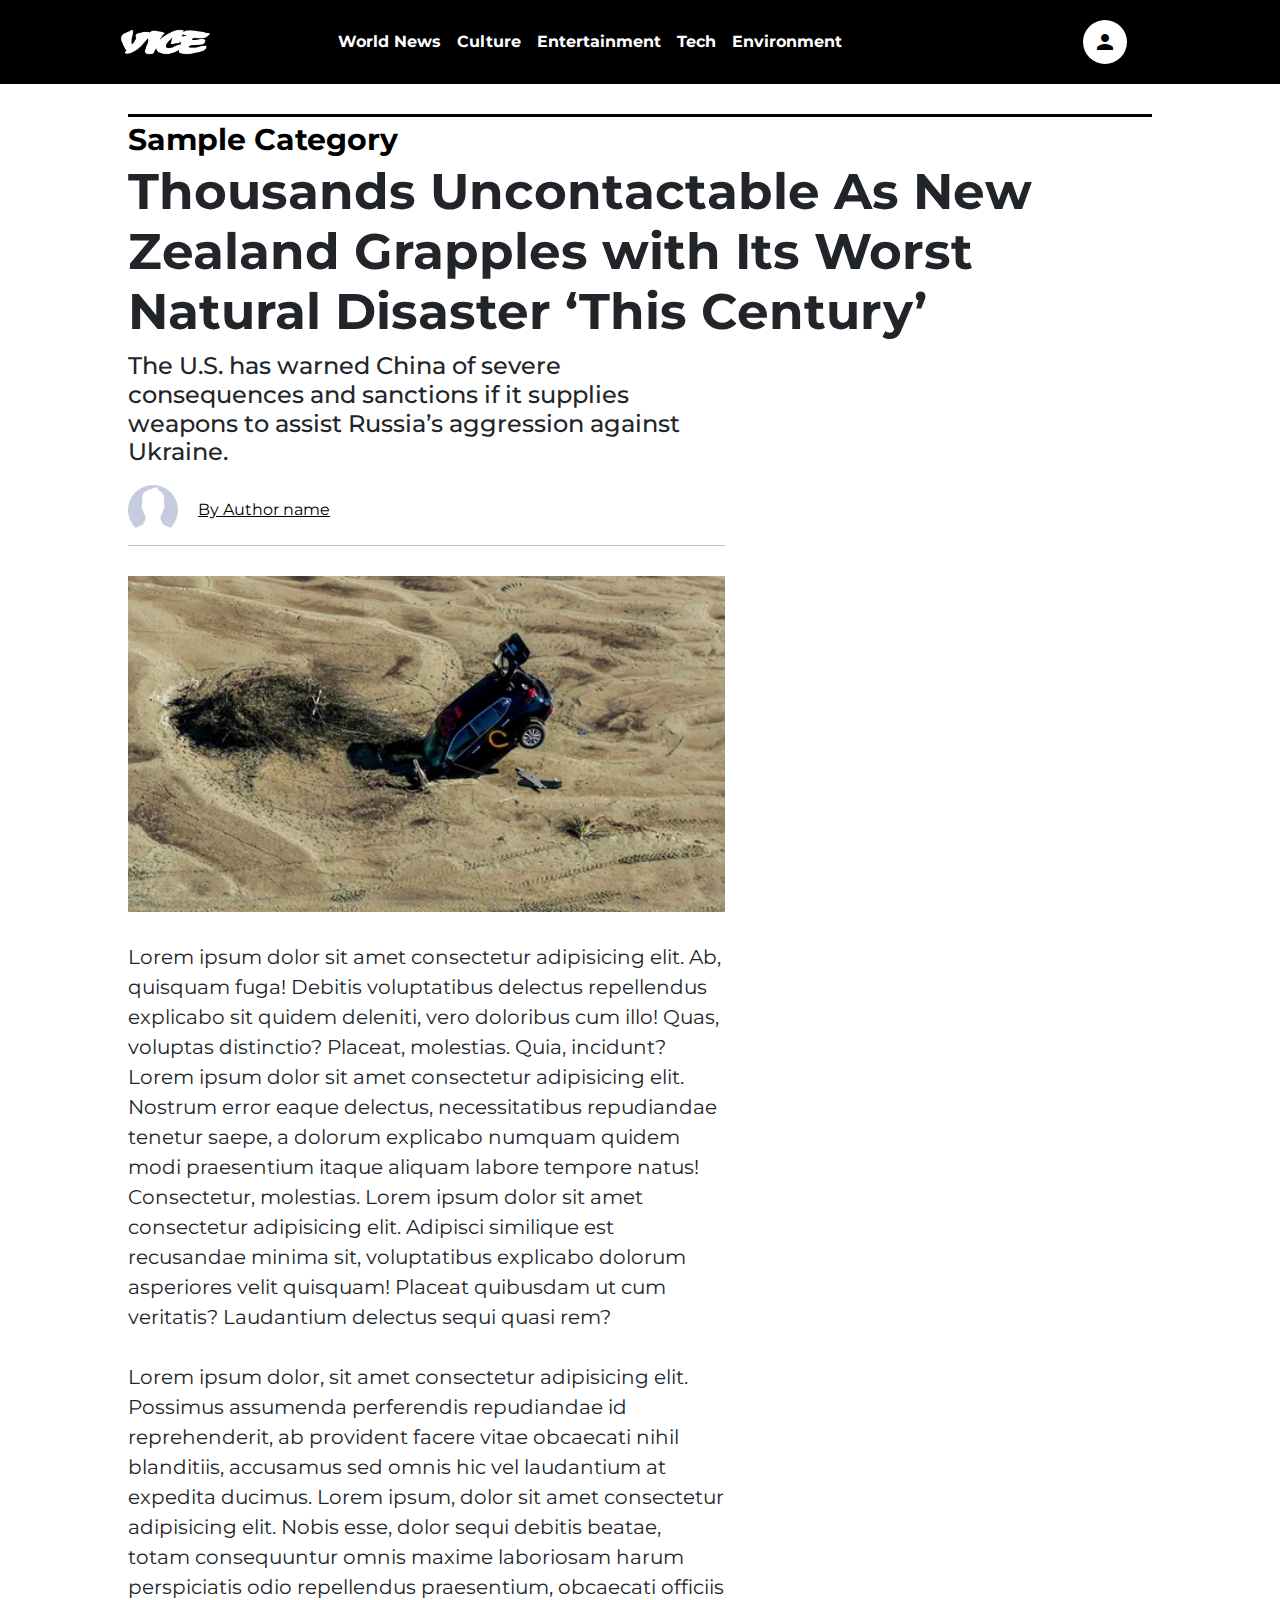
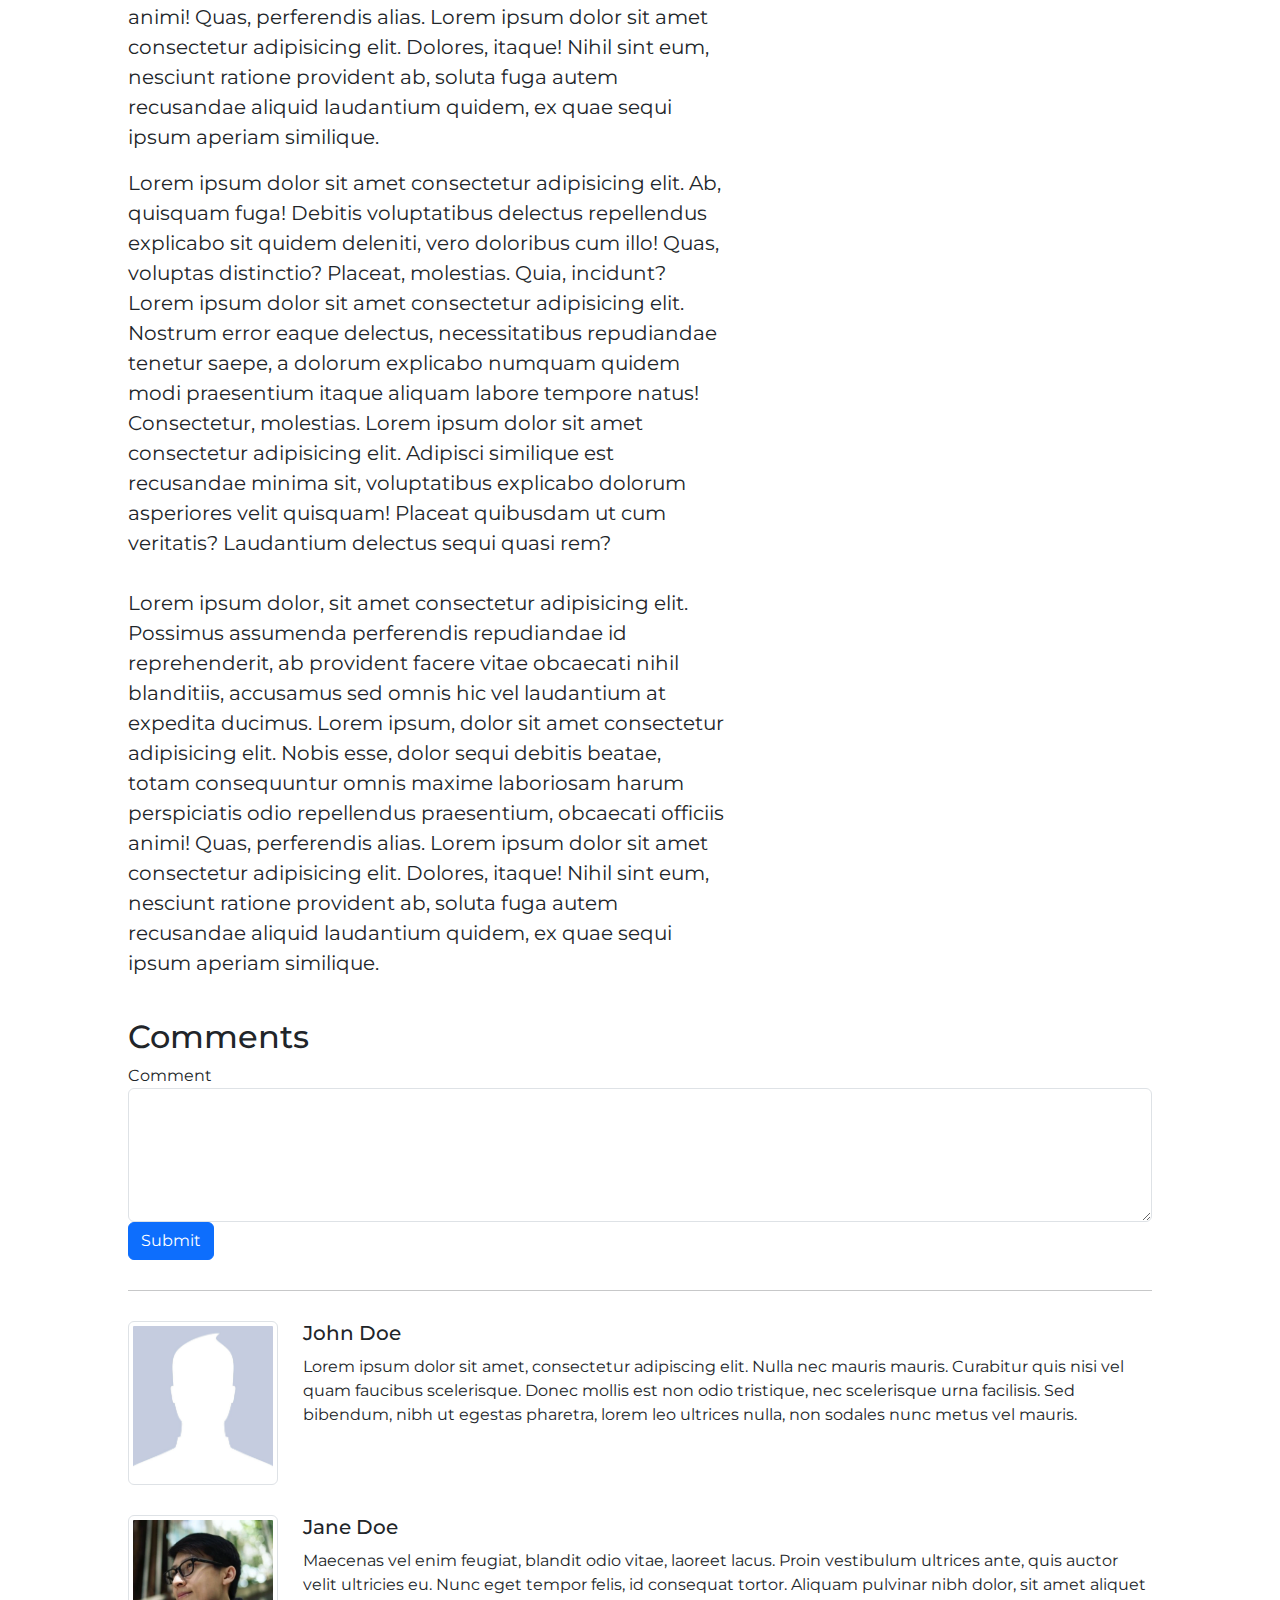
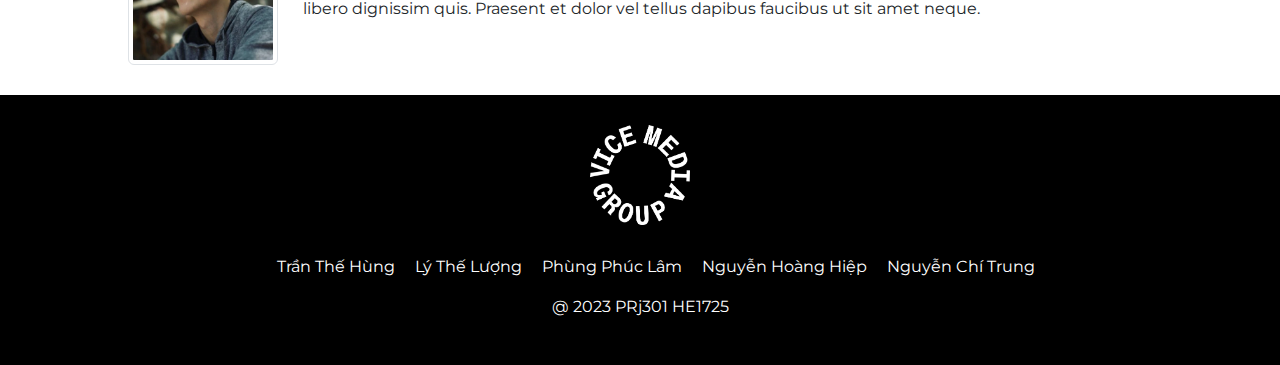
<file: newsInfo.html>
<!DOCTYPE html>
<html lang="en">

<head>
    <meta charset="UTF-8">
    <meta http-equiv="X-UA-Compatible" content="IE=edge">
    <meta name="viewport" content="width=device-width, initial-scale=1.0">
    <title>Category</title>
    <!-- Icons -->
    <link rel="stylesheet" href="https://fonts.googleapis.com/icon?family=Material+Icons">
    <!-- Embed Bootstrap -->
    <link rel="stylesheet" href="bootstrap/css/bootstrap.css">
    <!-- Embed Global CSS -->
    <link rel="stylesheet" href="css/styleGlobal.css">
    <!-- Embed newsInfo CSS -->
    <link rel="stylesheet" href="css/styleNewsInfo.css">
</head>

<body>
    <!-- NAVBAR -->
    <nav class="navbar navbar-expand-lg fixed-top">
        <div class="container-fluid">
            <!-- NAVBAR -->
            <div class="navbar-logo col-md-3">
                <a class="navbar-brand" href="index.html">
                    <img style="width: 100px;" src="image/branding/vice logo.png" alt="">
                </a>
            </div>
            <!-- NAVBAR TOOGLER -->
            <button class="navbar-toggler" type="button" data-bs-toggle="collapse" data-bs-target="#navbarNavDropdown"
                aria-controls="navbarNavDropdown" aria-expanded="false" aria-label="Toggle navigation">
                <span class="navbar-toggler-icon"></span>
            </button>
            <!-- NAVBAR CATEGORY -->
            <div class="collapse navbar-collapse col-md-6" id="navbarNavDropdown">
                <ul class="navbar-nav">
                    <div class="nav-item">
                        <a class="nav-link hover-animation-underline" href="category.html">World News</a>
                    </div>
                    <div class="nav-item">
                        <a class="nav-link hover-animation-underline" href="">Culture</a>
                    </div>
                    <div class="nav-item">
                        <a class="nav-link hover-animation-underline" href="">Entertainment</a>
                    </div>
                    <div class="nav-item">
                        <a class="nav-link hover-animation-underline" href="">Tech</a>
                    </div>
                    <div class="nav-item">
                        <a class="nav-link hover-animation-underline" href="">Environment</a>
                    </div>
                </ul>
            </div>
            <!-- NAVBAR LOGIN -->
            <div class="navbar-login col-md-3">
                <a href="" id="navbar-icon-user">
                    <i class="material-icons hover-animation-grow">person</i>
                </a>
            </div>
        </div>
    </nav>

    <!-- spacer for fixed navbar -->
    <div style="height: 84px;" class="spacer"></div>

    <div class="scroller">
        <!-- HEADING -->
        <div class="heading">
            <div class="container-fluid">
                <!-- getCategory here -->
                <a class="heading-category" href="">Sample Category</a>
                <!-- getTitle here -->
                <h1 class="heading-title">Thousands Uncontactable As New Zealand Grapples with Its Worst
                    Natural
                    Disaster ‘This Century’</h1>
            </div>
        </div>
        <!-- SUB-HEADING -->
        <div class="sub-heading">
            <div class="container-fluid">
                <div class="col-md-7 nopadding">
                    <!-- getSubtitle here -->
                    <h4 class="sub-heading-text">The U.S. has warned China of severe consequences and sanctions if it
                        supplies weapons to assist Russia’s aggression against Ukraine.</h4>
                    <div class="author">
                        <a class="author-info" href="authorInfo.html">
                            <!-- Author image here -->
                            <img class="author-image rounded-circle" src="image/user/default.jpg" alt="">
                            <p class="author-name nopadding">By <span>Author name</span></p>
                        </a>
                    </div>
                </div>
            </div>
        </div>
        <!-- NEWS CONTENT -->
        <div class="news-content">
            <div class="container-fluid">
                <div class="col-md-7 nopadding">
                    <div class="news-content-image">
                        <img src="image/news/New Zealand Grapples.webp" alt="">
                    </div>
                    <!-- getText here -->
                    <div class="news-content-text">
                        <p>Lorem ipsum dolor sit amet consectetur adipisicing elit. Ab, quisquam fuga! Debitis
                            voluptatibus delectus repellendus explicabo sit quidem deleniti, vero doloribus cum illo!
                            Quas, voluptas distinctio? Placeat, molestias. Quia, incidunt? Lorem ipsum dolor sit amet
                            consectetur adipisicing elit. Nostrum error eaque delectus, necessitatibus repudiandae
                            tenetur saepe, a dolorum explicabo numquam quidem modi praesentium itaque aliquam labore
                            tempore natus! Consectetur, molestias. Lorem ipsum dolor sit amet consectetur adipisicing
                            elit. Adipisci similique est recusandae minima sit, voluptatibus explicabo dolorum
                            asperiores velit quisquam! Placeat quibusdam ut cum veritatis? Laudantium delectus sequi
                            quasi rem?
                            <br><br> Lorem ipsum dolor, sit amet consectetur adipisicing elit. Possimus assumenda
                            perferendis repudiandae id reprehenderit, ab provident facere vitae obcaecati nihil
                            blanditiis, accusamus sed omnis hic vel laudantium at expedita ducimus. Lorem ipsum, dolor
                            sit amet consectetur adipisicing elit. Nobis esse, dolor sequi debitis beatae, totam
                            consequuntur omnis maxime laboriosam harum perspiciatis odio repellendus praesentium,
                            obcaecati officiis animi! Quas, perferendis alias. Lorem ipsum dolor sit amet consectetur
                            adipisicing elit. Dolores, itaque! Nihil sint eum, nesciunt ratione provident ab, soluta
                            fuga autem recusandae aliquid laudantium quidem, ex quae sequi ipsum aperiam similique.
                        <p>Lorem ipsum dolor sit amet consectetur adipisicing elit. Ab, quisquam fuga! Debitis
                            voluptatibus delectus repellendus explicabo sit quidem deleniti, vero doloribus cum illo!
                            Quas, voluptas distinctio? Placeat, molestias. Quia, incidunt? Lorem ipsum dolor sit amet
                            consectetur adipisicing elit. Nostrum error eaque delectus, necessitatibus repudiandae
                            tenetur saepe, a dolorum explicabo numquam quidem modi praesentium itaque aliquam labore
                            tempore natus! Consectetur, molestias. Lorem ipsum dolor sit amet consectetur adipisicing
                            elit. Adipisci similique est recusandae minima sit, voluptatibus explicabo dolorum
                            asperiores velit quisquam! Placeat quibusdam ut cum veritatis? Laudantium delectus sequi
                            quasi rem?
                            <br><br> Lorem ipsum dolor, sit amet consectetur adipisicing elit. Possimus assumenda
                            perferendis repudiandae id reprehenderit, ab provident facere vitae obcaecati nihil
                            blanditiis, accusamus sed omnis hic vel laudantium at expedita ducimus. Lorem ipsum, dolor
                            sit amet consectetur adipisicing elit. Nobis esse, dolor sequi debitis beatae, totam
                            consequuntur omnis maxime laboriosam harum perspiciatis odio repellendus praesentium,
                            obcaecati officiis animi! Quas, perferendis alias. Lorem ipsum dolor sit amet consectetur
                            adipisicing elit. Dolores, itaque! Nihil sint eum, nesciunt ratione provident ab, soluta
                            fuga autem recusandae aliquid laudantium quidem, ex quae sequi ipsum aperiam similique.
                        </p>
                    </div>
                </div>
            </div>
        </div>
        <!-- COMMENT SECTION -->
        <div style="margin-top: 40px;" class="container-fluid">
            <div class="row">
                <div class="col-md-12">
                    <h2>Comments</h2>
                    <div class="comment-section">
                        <form>
                            <div class="form-group">
                                <label for="comment">Comment</label>
                                <textarea class="form-control" id="comment" rows="5" required></textarea>
                            </div>
                            <button type="submit" class="btn btn-primary">Submit</button>
                        </form>
                    </div>
                    <hr>
                    <div class="comments">
                        <div class="comment">
                            <div class="row">
                                <div class="col-md-2">
                                    <img style="width: 150px" src="image/user/default.jpg" alt="User Profile Picture"
                                        class="img-thumbnail">
                                </div>
                                <div class="col-md-10">
                                    <h5>John Doe</h5>
                                    <p>Lorem ipsum dolor sit amet, consectetur adipiscing elit. Nulla nec mauris mauris.
                                        Curabitur quis nisi vel quam faucibus scelerisque. Donec mollis est non odio
                                        tristique, nec scelerisque urna facilisis. Sed bibendum, nibh ut egestas
                                        pharetra, lorem leo ultrices nulla, non sodales nunc metus vel mauris.</p>
                                </div>
                            </div>
                        </div>
                        <div class="comment">
                            <div class="row">
                                <div class="col-md-2">
                                    <img style="width: 150px;" src="image/user/alan wong.webp" alt="User Profile Picture"
                                        class="img-thumbnail">
                                </div>
                                <div class="col-md-10">
                                    <h5>Jane Doe</h5>
                                    <p>Maecenas vel enim feugiat, blandit odio vitae, laoreet lacus. Proin vestibulum
                                        ultrices ante, quis auctor velit ultricies eu. Nunc eget tempor felis, id
                                        consequat tortor. Aliquam pulvinar nibh dolor, sit amet aliquet libero dignissim
                                        quis. Praesent et dolor vel tellus dapibus faucibus ut sit amet neque.</p>
                                </div>
                            </div>
                        </div>
                    </div>
                </div>
            </div>
        </div>


    </div>

    <!-- FOOTER -->
    <div class="footer">
        <img class="rotate" style="width: 100px;" src="image/branding/VMG-logo-updated.png" alt="">
        <ul>
            <li>Trần Thế Hùng</li>
            <li>Lý Thế Lượng</li>
            <li>Phùng Phúc Lâm</li>
            <li>Nguyễn Hoàng Hiệp</li>
            <li>Nguyễn Chí Trung</li>
        </ul>
        <p>@ 2023 PRj301 HE1725</p>
    </div>
</body>

</html>
</file>
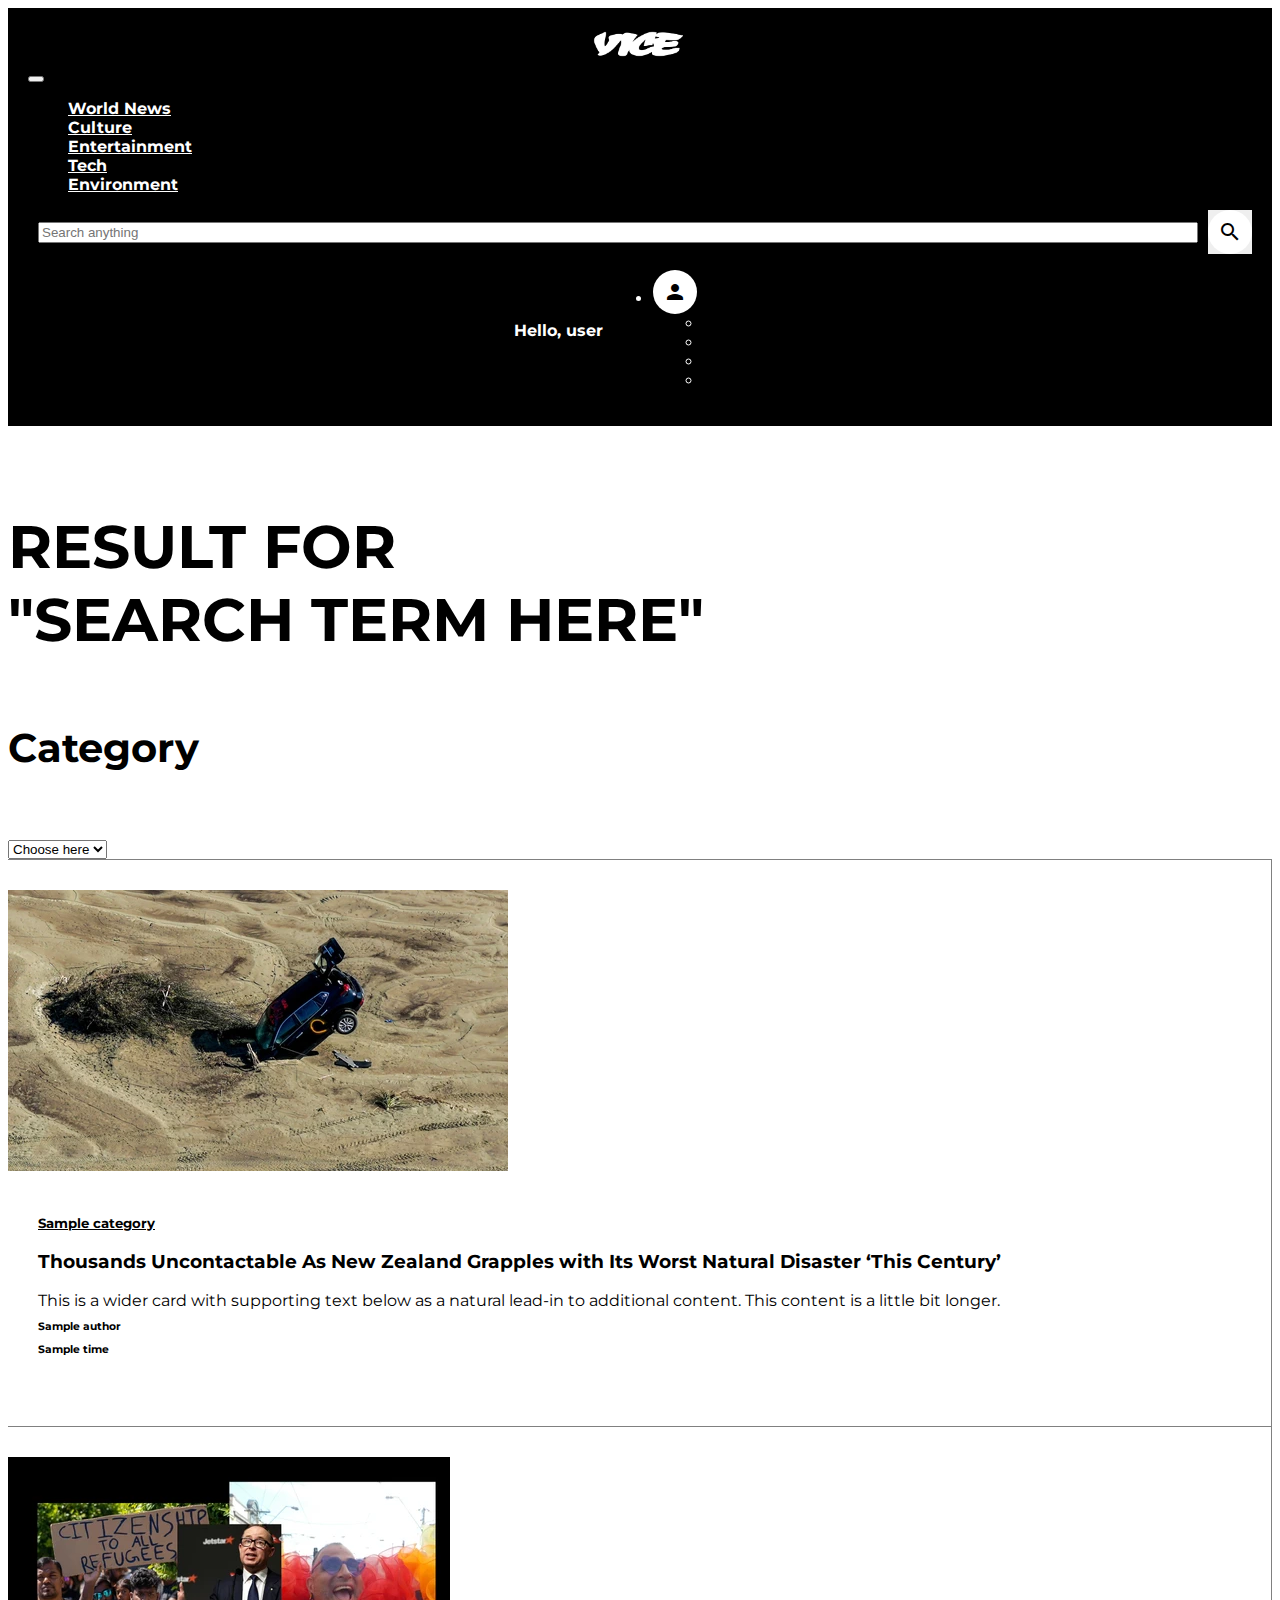
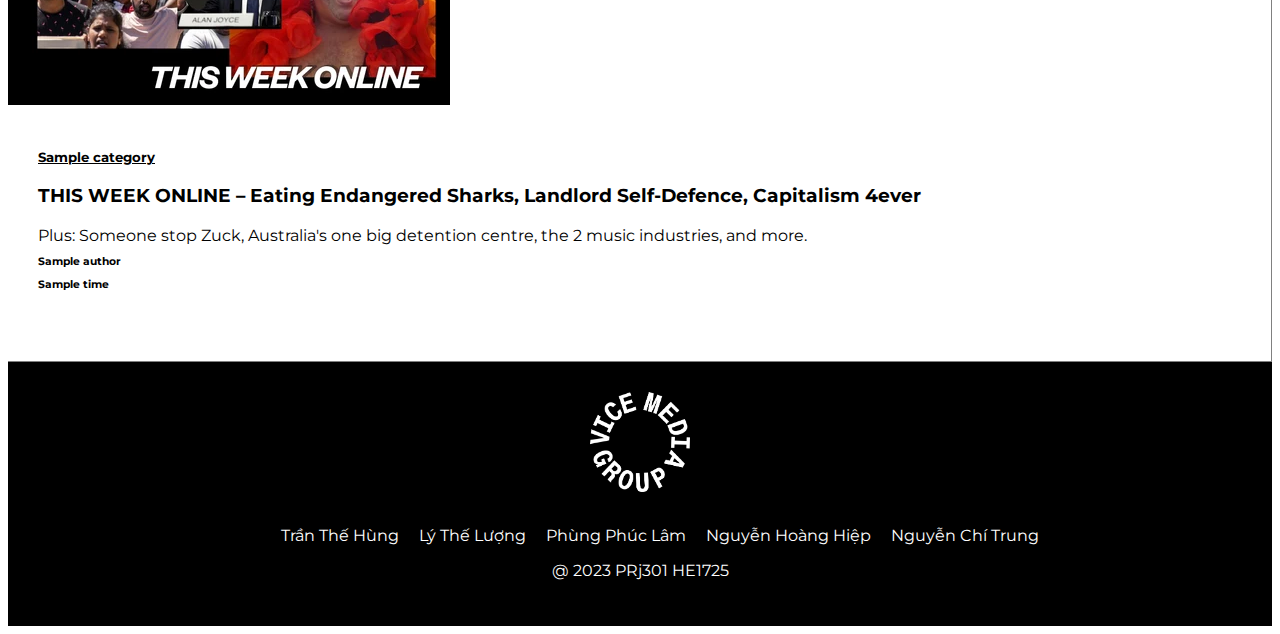
<file: searchResult.html>
<!DOCTYPE html>
<html lang="en">

<head>
    <meta charset="UTF-8">
    <meta http-equiv="X-UA-Compatible" content="IE=edge">
    <meta name="viewport" content="width=device-width, initial-scale=1.0">
    <title>VICE</title>
    <!-- Bootstrap -->
    <link href="https://cdn.jsdelivr.net/npm/bootstrap@5.3.0-alpha1/dist/css/bootstrap.min.css" rel="stylesheet"
        integrity="sha384-GLhlTQ8iRABdZLl6O3oVMWSktQOp6b7In1Zl3/Jr59b6EGGoI1aFkw7cmDA6j6gD" crossorigin="anonymous">
    <!-- Icons -->
    <link rel="stylesheet" href="https://fonts.googleapis.com/icon?family=Material+Icons">
    <!-- Embed Global CSS -->
    <link rel="stylesheet" href="css/styleGlobal.css">
    <!-- Embed SearchResult CSS -->
    <link rel="stylesheet" href="css/styleSearchResult.css">
</head>

<body>
    <!-- NAVBAR -->
    <nav class="navbar navbar-expand-lg fixed-top">
        <div class="container-fluid">
            <!-- NAVBAR -->
            <div class="navbar-logo col-md-2">
                <a class="navbar-brand" href="#">
                    <img style="width: 100px;" src="image/branding/vice logo.png" alt="">
                </a>
            </div>
            <!-- NAVBAR TOOGLER -->
            <button class="navbar-toggler" type="button" data-bs-toggle="collapse" data-bs-target="#navbarNavDropdown"
                aria-controls="navbarNavDropdown" aria-expanded="false" aria-label="Toggle navigation">
                <span class="navbar-toggler-icon"></span>
            </button>
            <!-- NAVBAR CATEGORY -->
            <div class="collapse navbar-collapse col-md-5" id="navbarNavDropdown">
                <ul class="navbar-nav">
                    <div class="nav-item">
                        <a class="nav-link hover-animation-underline" href="">World News</a>
                    </div>
                    <div class="nav-item">
                        <a class="nav-link hover-animation-underline" href="">Culture</a>
                    </div>
                    <div class="nav-item">
                        <a class="nav-link hover-animation-underline" href="">Entertainment</a>
                    </div>
                    <div class="nav-item">
                        <a class="nav-link hover-animation-underline" href="">Tech</a>
                    </div>
                    <div class="nav-item">
                        <a class="nav-link hover-animation-underline" href="">Environment</a>
                    </div>
                </ul>
            </div>
            <!-- NAVBAR SEARCH -->
            <div class="col-md-3 navbar-search">
                <form action="">
                    <input style="width: 100%;" type="text" placeholder="Search anything">
                    <button style="border: 0px;" type="submit" class="rounded-circle nopadding">
                        <i class="material-icons hover-animation-grow">search</i>
                    </button>
                </form>
            </div>

            <!-- NAVBAR PROFILE -->
            <div class="col-md-2 navbar-login navbar-collapse" id="navbarNavDropdown">
                <p class="nopadding">Hello, user</p>
                <ul class="navbar-nav">
                    <li class="nav-item dropdown">
                        <a class="dropdown-toggle" href="#" id="navbarDropdownMenuLink" id="navbar-icon-user"
                            role="button" data-bs-toggle="dropdown" aria-expanded="false">
                            <i class="material-icons hover-animation-grow">person</i>
                        </a>
                        <ul class="dropdown-menu dropdown-menu-end" aria-labelledby="navbarDropdownMenuLink">
                            <!-- cái này thằng nào làm jsp thì phân loại theo kiểu người dùng -->
                            <li><a class="dropdown-item" href="#">Login</a></li>
                            <li><a class="dropdown-item" href>Sign up</a></li>
                            <li><a class="dropdown-item" href>Log out</a></li>
                            <li><a class="dropdown-item" href>Profile</a></li>
                        </ul>
                    </li>
                </ul>
            </div>
        </div>
    </nav>

    <!-- spacer for fixed navbar -->
    <div style="height: 84px;" class="spacer"></div>


    <!-- SEARCH TERM TITLE -->
    <div style="padding: 0px;" class="latest-title search-nav">
        <div class="container-fluid nopadding">
            <div class="row nopadding">
                <div class="search-nav-search-term col-md-8 nopadding">
                    <h1>RESULT FOR</h1>
                    <!-- SEARCH TERM HERE -->
                    <h1>"SEARCH TERM HERE"</h1>
                </div>
                <div class="search-nav-search-filter col-md-4 nopadding">
                    <div class="container-fluid">
                        <h5>Category</h5>
                        <select name="cat_id" >
                            <option value="" selected disabled hidden>Choose here</option>
                            <option value="id của mấy cat">Cat name</option>
                            <option value="id của mấy cat">Cat name</option>
                            <option value="id của mấy cat">Cat name</option>
                            <option value="id của mấy cat">Cat name</option>
                            <option value="id của mấy cat">Cat name</option>
                        </select>
                    </div>
                </div>
            </div>
        </div>
    </div>

    <div class="latest-news">
        <div class="container-fluid">
            <div class="row card nopadding">
                <div class="col-md-8 latest-news-body nopadding">
                    <div class="row nopadding">
                        <div class="col-md-6 card-image nopadding">
                            <img class="card-img" src="image/news/New Zealand Grapples.webp" alt="...">
                        </div>
                        <div class="col-md-6 card-content align-self-center nopadding">
                            <div class="card-body">
                                <h5 class="card-subtitle">Sample category</h5>
                                <h3 class="card-title">Thousands Uncontactable As New Zealand Grapples with Its Worst
                                    Natural
                                    Disaster ‘This Century’</h3>
                                <p class="card-text">This is a wider card with supporting text below as a natural
                                    lead-in to
                                    additional content. This content is a little bit longer.</p>
                                <h6 class="card-text">Sample author</h6>
                                <h6 class="card-text">Sample time</h6>
                            </div>
                        </div>
                    </div>
                </div>
                <div class="col-md-4 latest-news-blank nopadding"></div>
            </div>
            <div class="row card nopadding">
                <div class="col-md-8 latest-news-body nopadding">
                    <div class="row nopadding">
                        <div class="col-md-6 card-image nopadding">
                            <img class="card-img" src="image/news/this week online.webp" alt="...">
                        </div>
                        <div class="col-md-6 card-content align-self-center nopadding">
                            <div class="card-body">
                                <h5 class="card-subtitle">Sample category</h5>
                                <h3 class="card-title">THIS WEEK ONLINE – Eating Endangered Sharks, Landlord
                                    Self-Defence, Capitalism 4ever</h3>
                                <p class="card-text">Plus: Someone stop Zuck, Australia's one big detention centre, the
                                    2 music industries, and more.</p>
                                <h6 class="card-text">Sample author</h6>
                                <h6 class="card-text">Sample time</h6>
                            </div>
                        </div>
                    </div>
                </div>
                <div class="col-md-4 latest-news-blank nopadding"></div>
            </div>
        </div>

        <!-- footer -->
        <div class="footer">
            <img class="rotate" style="width: 100px;" src="image/branding/VMG-logo-updated.png" alt="">
            <ul>
                <li>Trần Thế Hùng</li>
                <li>Lý Thế Lượng</li>
                <li>Phùng Phúc Lâm</li>
                <li>Nguyễn Hoàng Hiệp</li>
                <li>Nguyễn Chí Trung</li>
            </ul>
            <p>@ 2023 PRj301 HE1725</p>
        </div>
    </div>

    <!-- Bootstrap script -->
    <script src="https://cdn.jsdelivr.net/npm/bootstrap@5.3.0-alpha1/dist/js/bootstrap.bundle.min.js"
        integrity="sha384-w76AqPfDkMBDXo30jS1Sgez6pr3x5MlQ1ZAGC+nuZB+EYdgRZgiwxhTBTkF7CXvN"
        crossorigin="anonymous"></script>
</body>



</html>
</file>
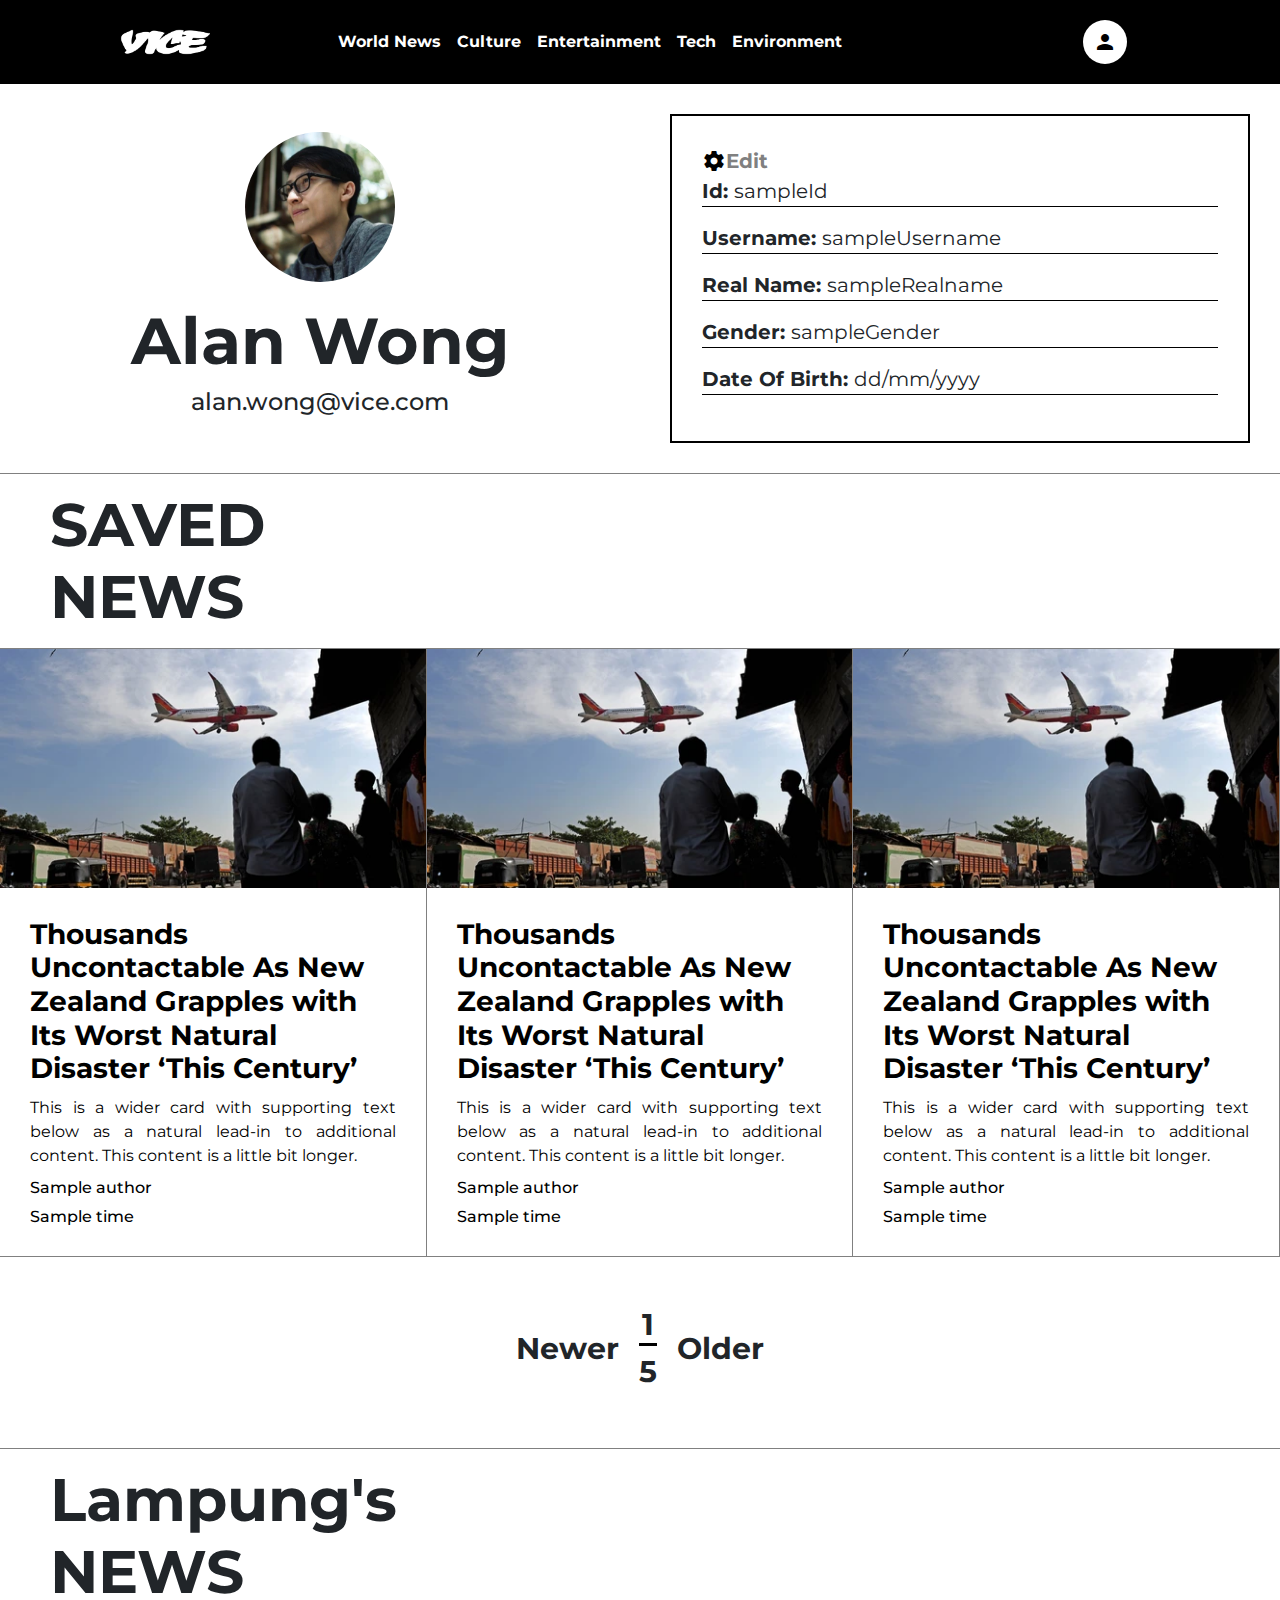
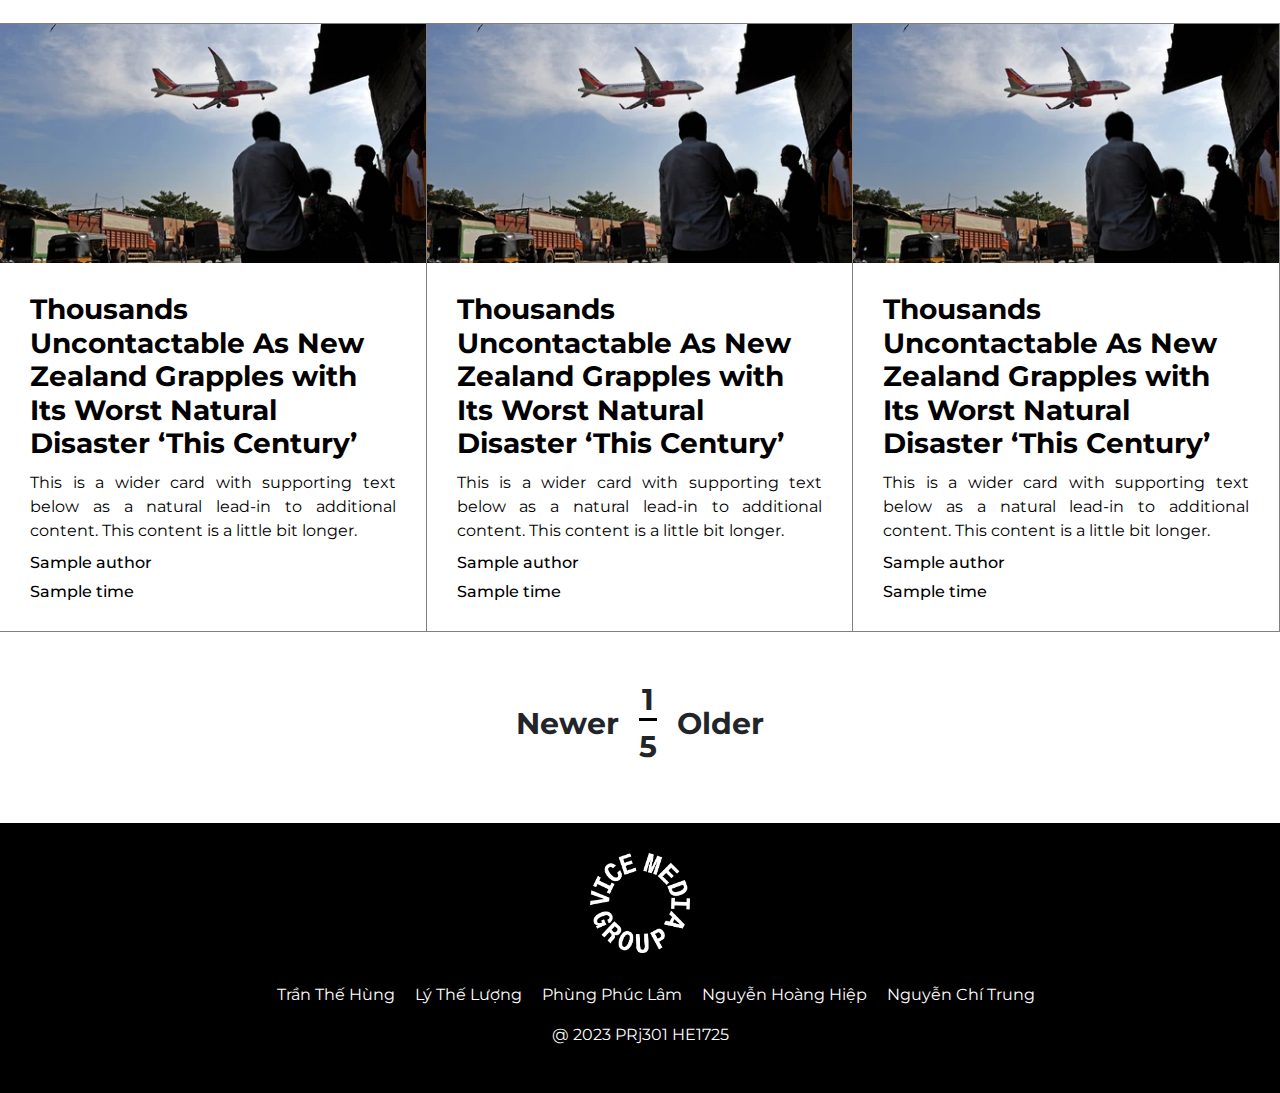
<file: userInfo.html>
<!DOCTYPE html>
<html lang="en">

<head>
    <meta charset="UTF-8">
    <meta http-equiv="X-UA-Compatible" content="IE=edge">
    <meta name="viewport" content="width=device-width, initial-scale=1.0">
    <title>UserInfo</title>
    <!-- Icons -->
    <link rel="stylesheet" href="https://fonts.googleapis.com/icon?family=Material+Icons">
    <!-- Embed Bootstrap -->
    <link rel="stylesheet" href="bootstrap/css/bootstrap.css">
    <!-- Embed Global CSS -->
    <link rel="stylesheet" href="css/styleGlobal.css">
    <!-- Embed category CSS -->
    <link rel="stylesheet" href="css/styleCategory.css">
    <!-- Embed userInfo CSS -->
    <link rel="stylesheet" href="css/styleUserInfo.css">

</head>

<body>
    <!-- NAVBAR -->
    <nav class="navbar navbar-expand-lg fixed-top">
        <div class="container-fluid">
            <!-- NAVBAR -->
            <div class="navbar-logo col-md-3">
                <a class="navbar-brand" href="index.html">
                    <img style="width: 100px;" src="image/branding/vice logo.png" alt="">
                </a>
            </div>
            <!-- NAVBAR TOOGLER -->
            <button class="navbar-toggler" type="button" data-bs-toggle="collapse" data-bs-target="#navbarNavDropdown"
                aria-controls="navbarNavDropdown" aria-expanded="false" aria-label="Toggle navigation">
                <span class="navbar-toggler-icon"></span>
            </button>
            <!-- NAVBAR CATEGORY -->
            <div class="collapse navbar-collapse col-md-6" id="navbarNavDropdown">
                <ul class="navbar-nav">
                    <div class="nav-item">
                        <a class="nav-link hover-animation-underline" href="category.html">World News</a>
                    </div>
                    <div class="nav-item">
                        <a class="nav-link hover-animation-underline" href="">Culture</a>
                    </div>
                    <div class="nav-item">
                        <a class="nav-link hover-animation-underline" href="">Entertainment</a>
                    </div>
                    <div class="nav-item">
                        <a class="nav-link hover-animation-underline" href="">Tech</a>
                    </div>
                    <div class="nav-item">
                        <a class="nav-link hover-animation-underline" href="">Environment</a>
                    </div>
                </ul>
            </div>
            <!-- NAVBAR LOGIN -->
            <div class="navbar-login col-md-3">
                <a href="" id="navbar-icon-user">
                    <i class="material-icons hover-animation-grow">person</i>
                </a>
            </div>
        </div>
    </nav>

    <!-- spacer for fixed navbar -->
    <div style="height: 84px;" class="spacer"></div>

    <div class="container-fluid user-info">
        <div class="row nopadding">
            <div class="col-md-6 user-info-main">
                <div class="user-info-main-image">
                    <img class="rounded-circle" src="image/user/alan wong.webp" alt="">
                </div>
                <div class="user-info-main-text">
                    <h1>Alan Wong</h1>
                    <h4>alan.wong@vice.com</h4>
                </div>
            </div>
            <div class="col-md-6 container-fluid user-info-detail">
                <div class="user-info-detail-body">
                    <a href="editUserInfo.html">
                        <i style="color: black;" class="material-icons">settings</i>
                        <span>Edit</span>
                    </a>
                    <p><span>Id: </span>sampleId</p>
                    <p><span>Username: </span>sampleUsername</p>
                    <p><span>Real Name: </span> sampleRealname</p>
                    <p><span>Gender: </span> sampleGender</p>
                    <p><span>Date Of Birth: </span> dd/mm/yyyy</p>
                </div>
            </div>
        </div>
    </div>

    <!-- SAVED NEWS TITLE -->
    <div class="latest-title user-info-titles nopadding">
        <h1>SAVED</h1>
        <h1>NEWS</h1>
    </div>
    <!-- SAVED NEWS -->
    <div class="container-fluid">
        <div class="row nopadding">
            <div class="card col-md-4 nopadding">
                <img src="image/news/airline.webp" class="card-img-top" alt="...">
                <div class="card-body">
                    <h3 class="card-title">Thousands Uncontactable As New Zealand Grapples with Its Worst Natural
                        Disaster ‘This Century’</h3>
                    <p class="card-text">This is a wider card with supporting text below as a natural lead-in to
                        additional content. This content is a little bit longer.</p>
                    <h6 class="card-text">Sample author</h6>
                    <h6 class="card-text">Sample time</h6>
                </div>
            </div>
            <div class="card col-md-4 nopadding">
                <img src="image/news/airline.webp" class="card-img-top" alt="...">
                <div class="card-body">
                    <h3 class="card-title">Thousands Uncontactable As New Zealand Grapples with Its Worst Natural
                        Disaster ‘This Century’</h3>
                    <p class="card-text">This is a wider card with supporting text below as a natural lead-in to
                        additional content. This content is a little bit longer.</p>
                    <h6 class="card-text">Sample author</h6>
                    <h6 class="card-text">Sample time</h6>
                </div>
            </div>
            <div class="card col-md-4 nopadding">
                <img src="image/news/airline.webp" class="card-img-top" alt="...">
                <div class="card-body">
                    <h3 class="card-title">Thousands Uncontactable As New Zealand Grapples with Its Worst Natural
                        Disaster ‘This Century’</h3>
                    <p class="card-text">This is a wider card with supporting text below as a natural lead-in to
                        additional content. This content is a little bit longer.</p>
                    <h6 class="card-text">Sample author</h6>
                    <h6 class="card-text">Sample time</h6>
                </div>
            </div>
        </div>
    </div>

    <!-- PAGING NAVIGATOR -->
    <div class="paging-nav">
        <div class="paging-prev">
            <h4>Newer</h4>
        </div>
        <div class="paging-progress">
            <h4>1</h4>
            <h4>5</h4>
        </div>
        <div class="paging-next">
            <h4>Older</h4>
        </div>
    </div>

    <!-- <AUTHOR NAME>'s NEWS TITLE -->
    <div class="latest-title user-info-titles nopadding">
        <h1>Lampung's</h1>
        <h1>NEWS</h1>
    </div>

    <!-- <AUTHOR NAME>'s NEWS -->
    <div class="container-fluid">
        <div class="row nopadding">
            <div class="card col-md-4 nopadding">
                <img src="image/news/airline.webp" class="card-img-top" alt="...">
                <div class="card-body">
                    <h3 class="card-title">Thousands Uncontactable As New Zealand Grapples with Its Worst Natural
                        Disaster ‘This Century’</h3>
                    <p class="card-text">This is a wider card with supporting text below as a natural lead-in to
                        additional content. This content is a little bit longer.</p>
                    <h6 class="card-text">Sample author</h6>
                    <h6 class="card-text">Sample time</h6>
                </div>
            </div>
            <div class="card col-md-4 nopadding">
                <img src="image/news/airline.webp" class="card-img-top" alt="...">
                <div class="card-body">
                    <h3 class="card-title">Thousands Uncontactable As New Zealand Grapples with Its Worst Natural
                        Disaster ‘This Century’</h3>
                    <p class="card-text">This is a wider card with supporting text below as a natural lead-in to
                        additional content. This content is a little bit longer.</p>
                    <h6 class="card-text">Sample author</h6>
                    <h6 class="card-text">Sample time</h6>
                </div>
            </div>
            <div class="card col-md-4 nopadding">
                <img src="image/news/airline.webp" class="card-img-top" alt="...">
                <div class="card-body">
                    <h3 class="card-title">Thousands Uncontactable As New Zealand Grapples with Its Worst Natural
                        Disaster ‘This Century’</h3>
                    <p class="card-text">This is a wider card with supporting text below as a natural lead-in to
                        additional content. This content is a little bit longer.</p>
                    <h6 class="card-text">Sample author</h6>
                    <h6 class="card-text">Sample time</h6>
                </div>
            </div>
        </div>
    </div>

    <!-- PAGING NAVIGATOR -->
    <div class="paging-nav">
        <div class="paging-prev">
            <h4>Newer</h4>
        </div>
        <div class="paging-progress">
            <h4>1</h4>
            <h4>5</h4>
        </div>
        <div class="paging-next">
            <h4>Older</h4>
        </div>
    </div>

    <!-- FOOTER -->
    <div class="footer">
        <img class="rotate" style="width: 100px;" src="image/branding/VMG-logo-updated.png" alt="">
        <ul>
            <li>Trần Thế Hùng</li>
            <li>Lý Thế Lượng</li>
            <li>Phùng Phúc Lâm</li>
            <li>Nguyễn Hoàng Hiệp</li>
            <li>Nguyễn Chí Trung</li>
        </ul>
        <p>@ 2023 PRj301 HE1725</p>
    </div>
</body>

</html>
</file>
<file: css/styleGlobal.css>
/* Install font */
@font-face {
    font-family: "Montserrat";
    src: url(/font/Montserrat-VariableFont_wght.ttf);
}

/* apply font */
body {
    font-family: "Montserrat";
}

.nopadding {
    padding: 0px;
    margin: 0px;
}

.container-fluid {
    padding: 0px;
}

/* ANIMATION - UNDERLINE */
.hover-animation-underline {
    display: inline-block;
    position: relative;
    color: blue;
}

.hover-animation-underline:hover {
    color: white;
}

.hover-animation-underline::after {
    content: '';
    position: absolute;
    width: 100%;
    transform: scaleX(0);
    height: 2px;
    bottom: 0;
    left: 0;
    background-color: white;
    transform-origin: bottom left;
    transition: transform 0.25s ease-out;
}

.hover-animation-underline:hover::after {
    transform: scaleX(1);
    transform-origin: bottom left;
}

/* ANIMATION - GROW */
.hover-animation-grow {
    background-color: transparent;
    border-radius: 4px;
    padding: 0 16px;
    cursor: pointer;
    transition: all 0.3s ease-in-out;
}

.hover-animation-grow:hover {
    box-shadow: 0px 0px 20px white;
    transform: scale(1.1);
}

.rotate {
    animation: rotation 10s infinite linear;
}

@keyframes rotation {
    from {
        transform: rotate(0deg);
    }

    to {
        transform: rotate(359deg);
    }
}

/* NAVBAR */
.navbar {
    background-color: black;
    padding: 20px;
    min-height: 84px;
}

.navbar-logo {
    text-align: center;
}

.nav-item a {
    color: white;
    font-weight: bold;
}

.navbar-login {
    display: flex;
    justify-content: center;
    align-items: center;
    color: white;
    font-weight: bold;
}

.navbar-login ul {
    margin-left: 10px;
}

.navbar-login i, .navbar-search i {
    color: black;
    background-color: white;
    padding: 10px;
    border-radius: 50px;
}

.navbar-search form {
    display: flex;
    justify-content: center;
    align-items: center;
}

.navbar-search form > input {
    margin: 0px 10px;
}

.dropdown-toggle::after {
    content: none;
}

.dropdown-menu {
    border-radius: 0px;
}
.dropdown-menu li a {
    color: black;
}

.dropdown-menu li :hover{
    background: black;
    color: white;
}

/* Hotest news */
.featured-card .featured-card-content .card-body {
    color: white;
}

.card {
    padding: 0px;
    border: 0.5px solid gray;
    border-radius: 0px;
}

.card-body {
    margin: 0px;
    padding: 30px;
    height: 100%;
    color: black;
}

.card-subtitle {
    text-decoration: underline;
    margin: 10px 0px;
}

.card-title {
    font-weight: bold;
}

.card-text {
    margin: 10px 0px;
    text-align: justify;
}

.card-text h6 {
    text-decoration: underline;
}

.card-img,
.card-img-top {
    border-radius: 0px;
}

@media screen and (max-width: 768px) {
    .card-group .card {
        margin: 0px;
    }

    .card-group .card-img-top {
        border-radius: 0px;
    }
}

/* Latest title */
.latest-title {
    border-bottom: 0.5px solid gray;
    padding: 15px 50px;
}

.latest-title h1 {
    font-weight: bold;
    font-size: 60px;
    margin: 0px;
    padding: 0px;
}

@media screen and (max-width: 768px) {
    .latest-title {
        padding: 10px 30px;
    }

    .latest-title h1 {
        font-size: 40px;
    }
}

/* latest news */
.latest-news .card {
    border: none;
}

.latest-news-body .row {
    border-right: 0.5px solid gray;
    border-bottom: 0.5px solid gray;
    padding: 30px 30px 30px 0px;
}



/* footer */
.footer {
    background-color: black;
    color: white;
    text-align: center;
    padding: 30px 0px;
}

.footer ul {
    display: flex;
    justify-content: center;
    margin-top: 30px;
}

.footer li {
    list-style: none;
    margin: 0px 10px;
    color: white;
}
</file>
<file: css/styleCategory.css>
.heading {
    text-align: center;
    margin: 50px 0px;
}

.heading h1 {
    font-weight: bold;
    font-size: 70px;
}

.card {
    border: none;
    border-right: 0.5px solid gray;
    border-bottom: 0.5px solid gray;
}

/* PAGING NAV */
.paging-nav {
    display: flex;
    justify-content: center;
    align-items: center;
    margin: 50px 0px;
}

.paging-nav h4 {
    font-weight: bold;
    font-size: 30px;
}

.paging-progress {
    margin: 0px 20px;
    text-align: center;
}

.paging-progress :first-child {
    border-bottom: 3px solid black;
}
</file>
<file: css/styleAutherInfo.css>
.author-info {
    display: flex;
    flex-direction: column;
    justify-content: center;
    align-items: center;
    margin: 80px;
}

.author-info-image {
    margin-bottom: 20px;
}

.author-info-image img {
    width: 150px;
    height: 150px;
}
.author-info-text {
    display: flex;
    flex-direction: column;
    justify-content: center;
    align-items: center;
}

.author-info-text h1 {
    font-size: 65px;
    font-weight: bold;
}
</file>
<file: css/styleUserInfo.css>
.user-info-main {
    display: flex;
    flex-direction: column;
    justify-content: center;
    align-items: center;
    margin: 30px 0px;
}

.user-info-main-image {
    margin-bottom: 20px;
}

.user-info-main-image img {
    width: 150px;
    height: 150px;
}

.user-info-main-text {
    display: flex;
    flex-direction: column;
    justify-content: center;
    align-items: center;
}

.user-info-main-text h1 {
    font-size: 65px;
    font-weight: bold;
}

.user-info-detail {
    display: flex;
    flex-direction: column;
    justify-content: center;
    padding: 30px;
}

.user-info-detail-body {
    border: 2px solid black;
    display: flex;
    flex-direction: column;
    justify-content: center;
    padding: 30px;
    font-size: 20px;
}

.user-info-detail-body a {
    display: flex;
    align-items: center;
    color: grey;
    text-decoration: none;
}

.user-info-detail-body p {
    border-bottom: 0.5px solid black;
}

.user-info-detail-body span {
    font-weight: bold;
}

.user-info-titles {
    border-top: 0.5px solid gray;
}
</file>
<file: css/styleEditUserInfo.css>
.container {
    margin-top: 100px;
    margin-left: 300px;
    padding: 0px;
    border: 1px solid rgb(182, 182, 182);
    height: 700px;
}

.container .row {
    margin-top: 100px;
}

.user-info-detail-body table {
    border-collapse: separate;
    border-spacing: 50px 20px;
}

.update-gender>* {
    margin-right: 20px;
}

form input.button {
    width: 100%;
    color: #fff;
    background: black;
    font-size: 1.2rem;
    font-weight: 500;
    letter-spacing: 1px;
    cursor: pointer;
    transition: 0.4s;
}

form input.button:hover {
    background: grey;
}
</file>
<file: css/styleLogin.css>
.container {
    margin-top: 100px;
    padding: 0px;
    border: 1px solid rgb(182, 182, 182);
    height: 700px;
}

.login-quote {
    height: 700px;
    padding: 0px 30px;
    background-color: black;
    color: white;
    display: flex;
    align-items: center;
    justify-content: center;
}

.login-quote h1 {
    font-weight: bold;
    font-size: 40px;
}

.login-image img {
    height: 500px;
    width: 500px;
    object-fit: contain;
}

.login-content {
    text-align: center;
    display: flex;
    flex-direction: column;
    justify-content: center;
}

.container .registration {
    display: none;
}

#check:checked~.registration {
    display: block;
}

#check:checked~.login {
    display: none;
}

#check {
    display: none;
}

.container .form {
    padding: 2rem;
}

.form header {
    font-size: 2rem;
    font-weight: 500;
    text-align: center;
    margin-bottom: 1.5rem;
}

.form input {
    height: 60px;
    width: 100%;
    padding: 0 15px;
    font-size: 17px;
    margin-bottom: 1.3rem;
    border: 1px solid #ddd;
    border-radius: 6px;
    outline: none;
}

.form input:focus {
    box-shadow: 0 1px 0 rgba(0, 0, 0, 0.2);
}

.form a {
    font-size: 16px;
    color: #009579;
    text-decoration: none;
}

.form a:hover {
    text-decoration: underline;
}

.form input.button {
    color: #fff;
    background: black;
    font-size: 1.2rem;
    font-weight: 500;
    letter-spacing: 1px;
    margin-top: 1.7rem;
    cursor: pointer;
    transition: 0.4s;
}

.form input.button:hover {
    background: grey;
}

.signup {
    font-size: 17px;
    text-align: center;
}

.signup label {
    color: black;
    font-weight: bold;
    text-decoration: underline;
    cursor: pointer;
}

.signup label:hover {
    text-decoration: underline;
}

.signup-gender {
    display: flex;
    align-items: center;
    margin-bottom: 20px;
}
.signup-gender label {
font-size: 20px;
    margin-right: 20px;
}
.signup-gender input {
    margin: 0px 10px;
    width: 30px;
}
</file>
<file: css/styleNewsInfo.css>
/* limit content to 80% of the page */
.scroller {
    max-width: 80%;
    margin: auto;
}

/* HEADING */
.heading {
    border-top: 3px solid black;
    margin-top: 30px;
    margin-bottom: 10px;
}

.heading-category {
    text-decoration: none;
    font-weight: bold;
    color: black;
    font-size: 30px;
}

.heading-title {
    font-weight: bold;
    font-size: 50px;
}

/* SUB-HEADING */
.author-info {
    display: flex;
    align-items: center;
    border-bottom: 1px solid rgb(194, 194, 194);
    margin-bottom: 30px;
    padding: 10px 0px;
    color: black;
}

.author-image {
    width: 50px;
    height: 50px;
}

.author-name {
    margin-left: 20px;
}

.author-name span {
    text-decoration: underline;
}

/* NEWS-CONTENT */
.news-content-image {
    margin-bottom: 30px;
}

.news-content-image img {
    width: 100%;
}

.news-content-text {
    font-size: 20px;
}

/* Comment section */
.comment-section {
    margin-bottom: 30px;
  }
  
  .comment-section form {
    margin-bottom: 30px;
  }
  
  .comments {
    margin-top: 30px;
  }
  
  .comment {
    margin-bottom: 30px;
  }
  
  .comment h5 {
    margin-bottom: 10px;
  }
  
  .comment p {
    margin-bottom: 0;
  }
</file>
<file: css/styleSearchResult.css>
.category-list table {
    border-collapse: separate;
    border-spacing: 50px 20px;
}
.search-nav-search-filter h5 {
    font-size: 40px;
    font-weight: bold;
}
</file>
